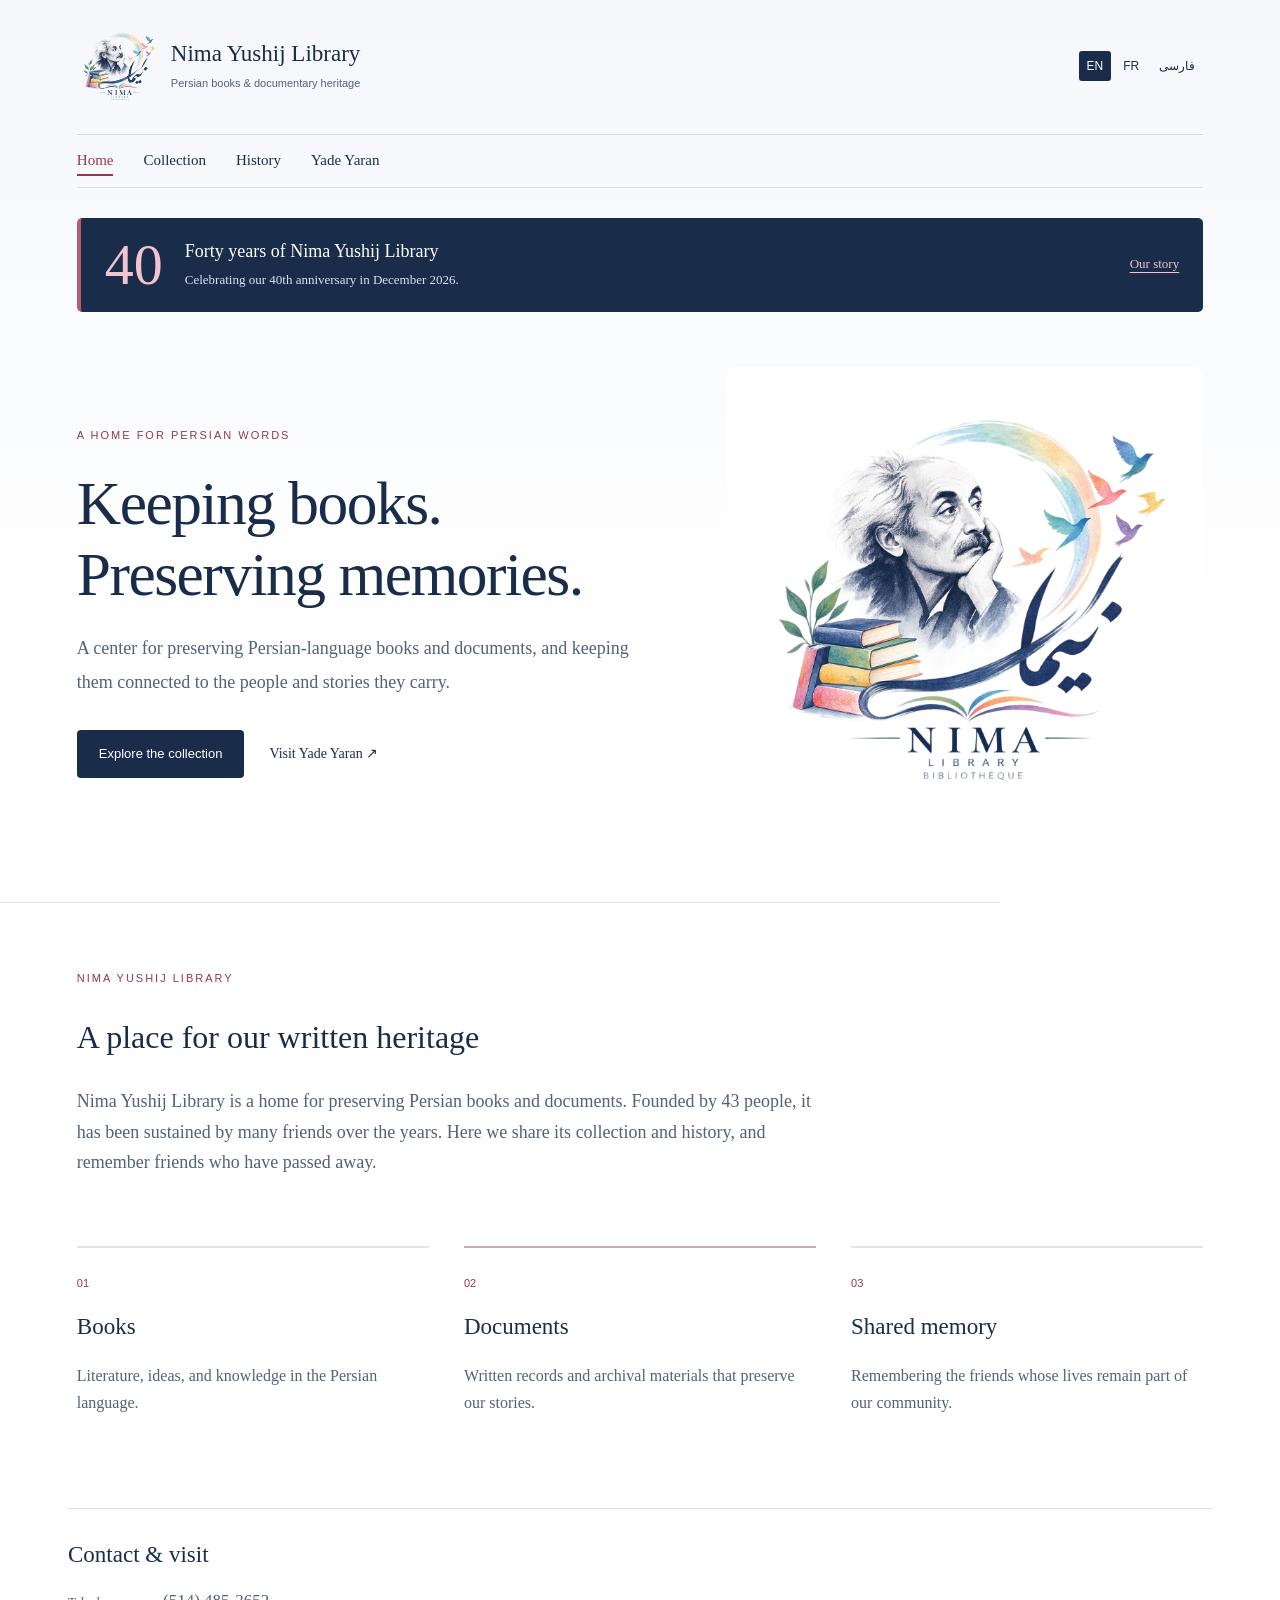
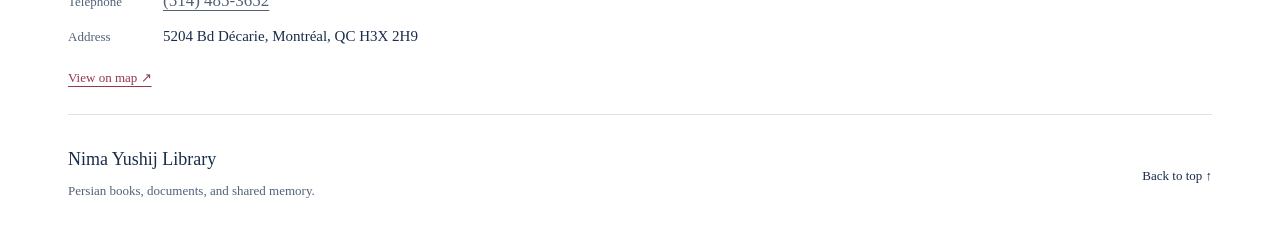
<file: index.html>
<!doctype html><html lang="en"><head><meta charset="utf-8"><meta name="viewport" content="width=device-width,initial-scale=1"><meta http-equiv="refresh" content="0;url=en/index.html"><title>Nima Yushij Library</title></head><body><a href="en/index.html">English</a> · <a href="fr/index.html">Français</a> · <a href="fa/index.html">فارسی</a></body></html>
</file>
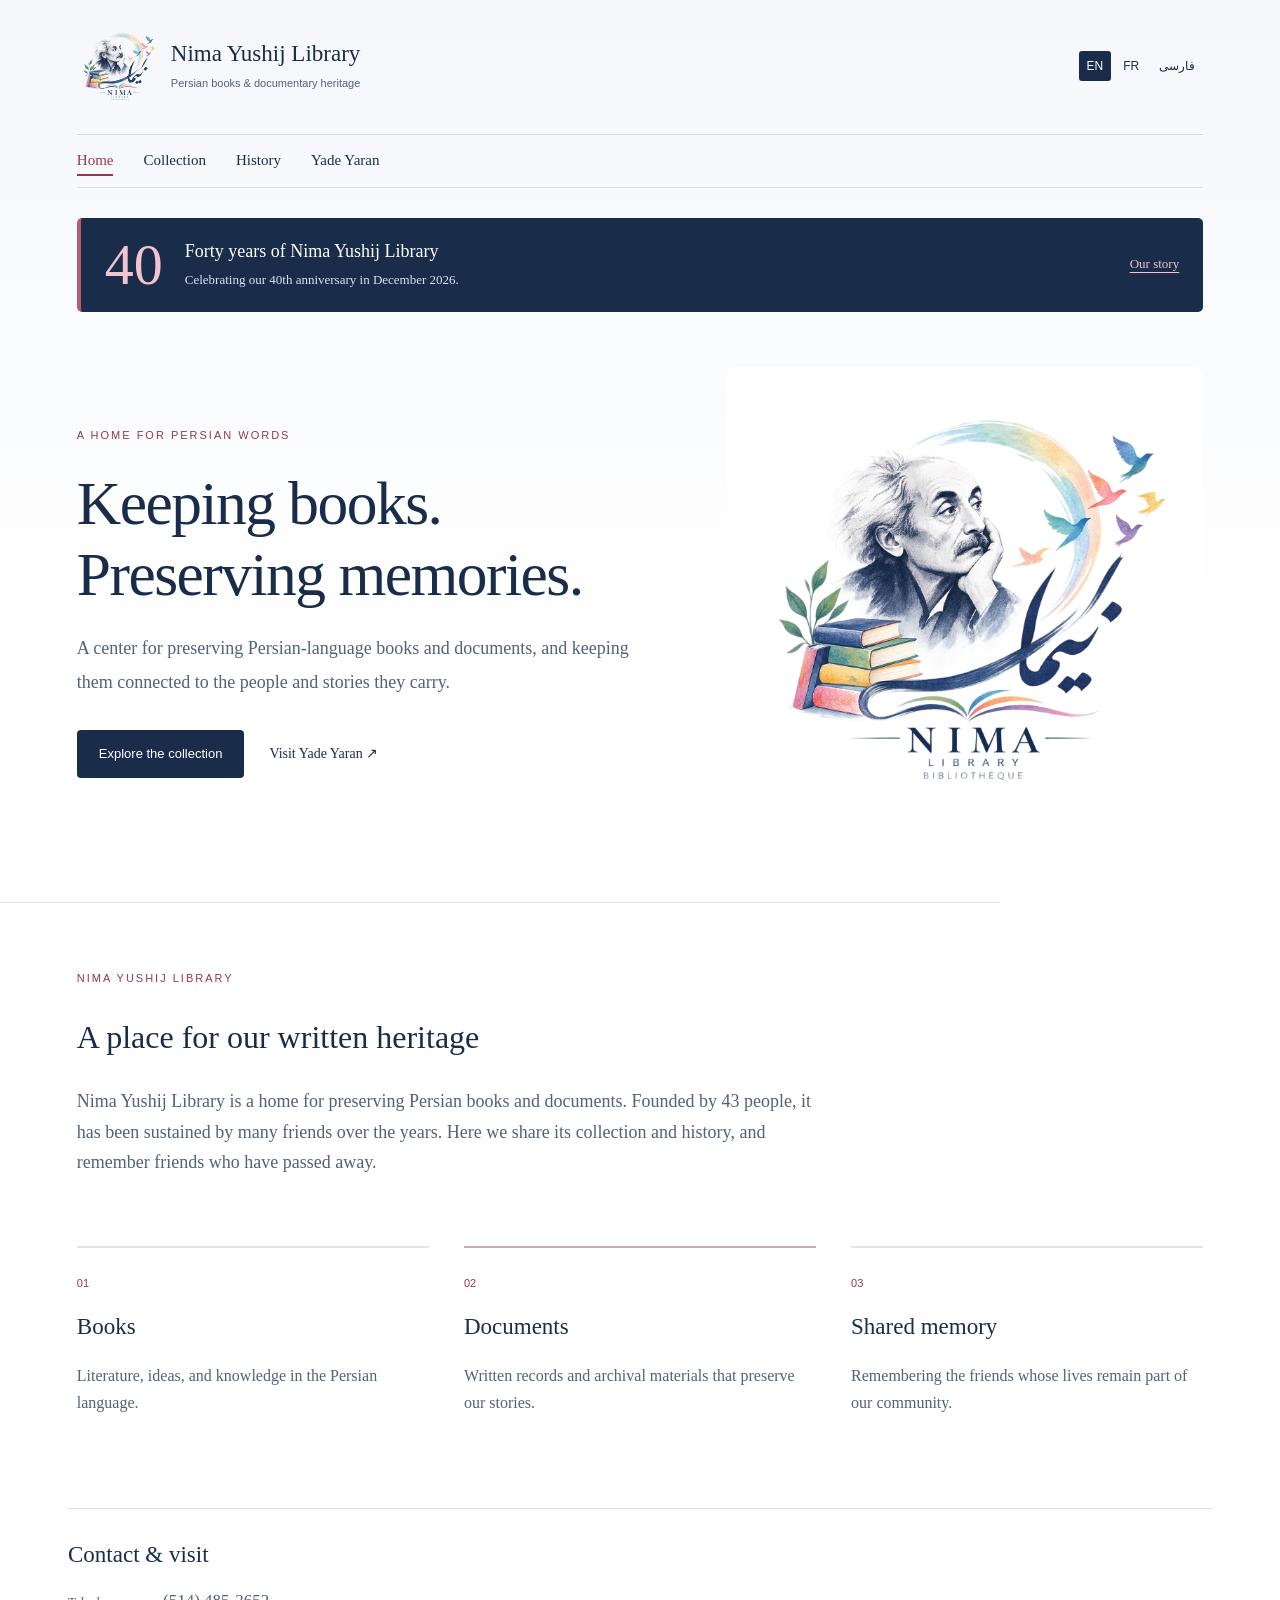
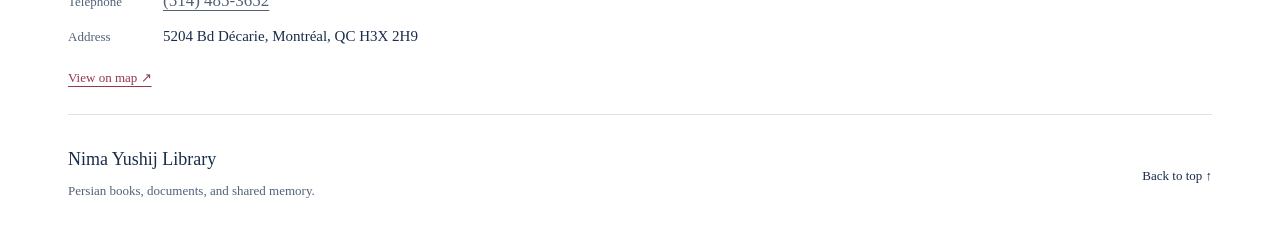
<file: en/index.html>
<!doctype html><html lang="en" dir="ltr"><head><meta charset="utf-8"><meta name="viewport" content="width=device-width, initial-scale=1"><title>Home | Nima Yushij Library</title><meta name="description" content="A center for preserving Persian-language books and documents, and keeping them connected to the people and stories they carry."><link rel="icon" href="../assets/logo.png" type="image/png"><link rel="stylesheet" href="../assets/style.css"><link rel="alternate" hreflang="en" href="../en/index.html"><link rel="alternate" hreflang="fr" href="../fr/index.html"><link rel="alternate" hreflang="fa" href="../fa/index.html"></head><body id="top"><a class="skip" href="#main">Skip to content</a><header><a class="brand" href="index.html"><img class="brand-logo" src="../assets/logo.png" alt="Nima Yushij Library logo" width="1254" height="1254"><span>Nima Yushij Library<small>Persian books & documentary heritage</small></span></a><div class="languages" aria-label="Language / Langue / زبان"><a href="../en/index.html" lang="en" hreflang="en" aria-current="true">EN</a><a href="../fr/index.html" lang="fr" hreflang="fr" >FR</a><a href="../fa/index.html" lang="fa" hreflang="fa" >فارسی</a></div><nav aria-label="Navigation"><a href="index.html" aria-current="page">Home</a><a href="collection.html" >Collection</a><a href="history.html" >History</a><a href="yade-yaran.html" >Yade Yaran</a></nav></header><main id="main"><aside class="anniversary" aria-label="Forty years of Nima Yushij Library"><span class="anniversary-number">40</span><div><strong>Forty years of Nima Yushij Library</strong><p>Celebrating our 40th anniversary in December 2026.</p></div><a href="history.html">Our story</a></aside><section class="hero"><div><p class="eyebrow">A home for Persian words</p><h1>Keeping books.<br>Preserving memories.</h1><p class="lead">A center for preserving Persian-language books and documents, and keeping them connected to the people and stories they carry.</p><div class="actions"><a class="button" href="collection.html">Explore the collection</a><a class="textlink" href="yade-yaran.html">Visit Yade Yaran <span aria-hidden="true">↗</span></a></div></div><div class="logo-feature"><img src="../assets/logo.png" alt="Nima Yushij Library logo" width="1254" height="1254" fetchpriority="high"></div></section><section class="intro"><p class="eyebrow">NIMA YUSHIJ LIBRARY</p><h2>A place for our written heritage</h2><p>Nima Yushij Library is a home for preserving Persian books and documents. Founded by 43 people, it has been sustained by many friends over the years. Here we share its collection and history, and remember friends who have passed away.</p></section><section class="three"><article><span class="number">01</span><h3>Books</h3><p>Literature, ideas, and knowledge in the Persian language.</p></article><article><span class="number">02</span><h3>Documents</h3><p>Written records and archival materials that preserve our stories.</p></article><article><span class="number">03</span><h3>Shared memory</h3><p>Remembering the friends whose lives remain part of our community.</p></article></section></main><footer><section class="contact-details" aria-label="Contact & visit"><h2>Contact & visit</h2><p><span>Telephone</span><a href="tel:+15144853652" dir="ltr">(514) 485-3652</a></p><p><span>Address</span><span class="postal-address" dir="ltr">5204 Bd Décarie, Montréal, QC H3X 2H9</span></p><a class="map-link" href="https://www.google.com/maps/search/?api=1&amp;query=5204%20Bd%20D%C3%A9carie%2C%20Montr%C3%A9al%2C%20QC%20H3X%202H9" target="_blank" rel="noopener noreferrer">View on map ↗</a></section><div><strong>Nima Yushij Library</strong><p>Persian books, documents, and shared memory.</p></div><a href="#top">Back to top ↑</a></footer><script id="site-config" type="application/json">{"empty": "The online catalogue is being prepared.", "emptydesc": "Records will appear here as books and documents are added.", "noresults": "No matching records. Try another search.", "view": "View document", "results": "records", "lang": "en", "page": "index"}</script><script src="../data/catalogue.js"></script><script src="../data/memorials.js"></script><script src="../assets/site.js"></script></body></html>
</file>
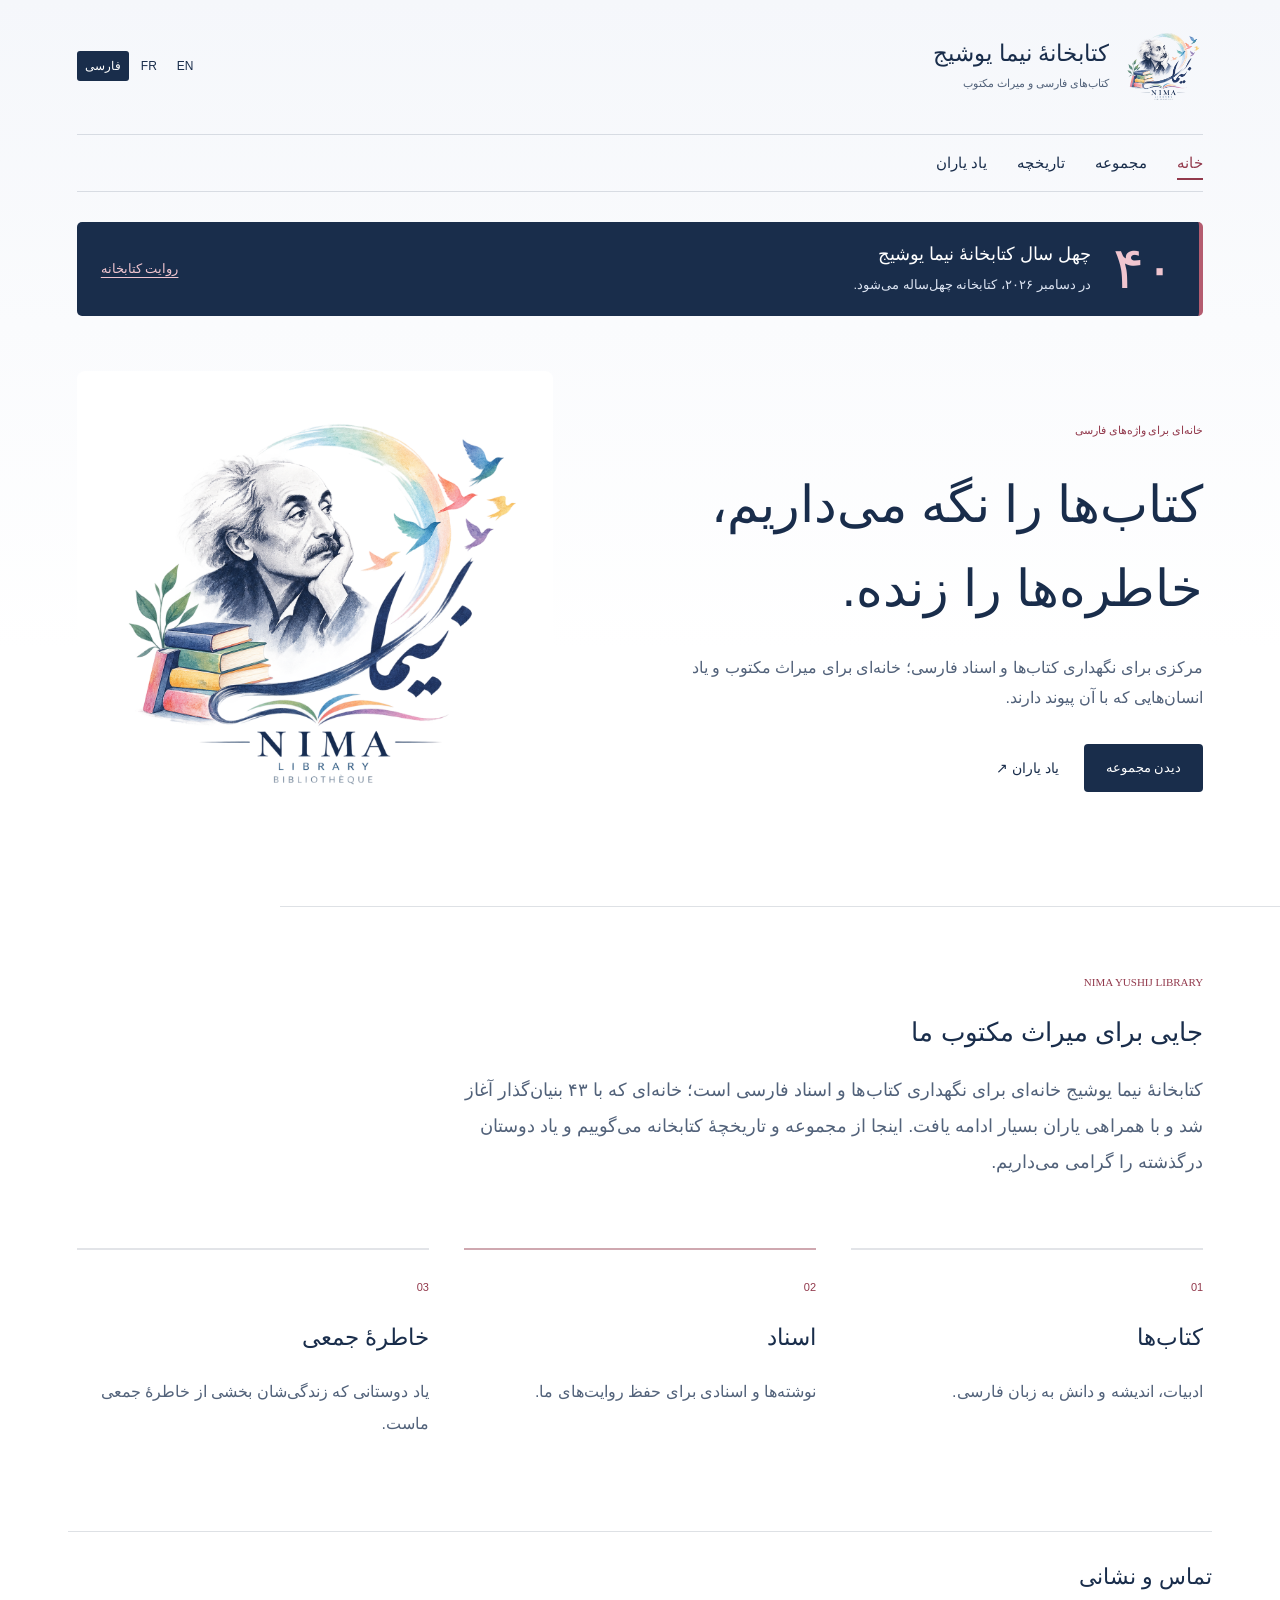
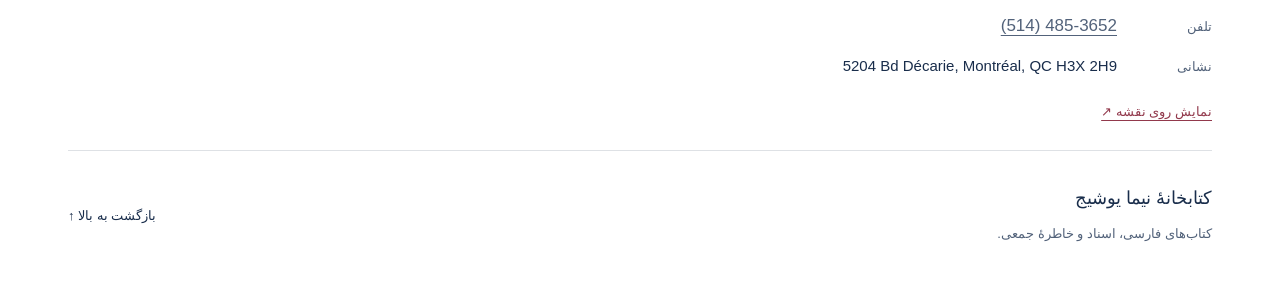
<file: fa/index.html>
<!doctype html><html lang="fa" dir="rtl"><head><meta charset="utf-8"><meta name="viewport" content="width=device-width, initial-scale=1"><title>خانه | کتابخانهٔ نیما یوشیج</title><meta name="description" content="مرکزی برای نگهداری کتاب‌ها و اسناد فارسی؛ خانه‌ای برای میراث مکتوب و یاد انسان‌هایی که با آن پیوند دارند."><link rel="icon" href="../assets/logo.png" type="image/png"><link rel="stylesheet" href="../assets/style.css"><link rel="alternate" hreflang="en" href="../en/index.html"><link rel="alternate" hreflang="fr" href="../fr/index.html"><link rel="alternate" hreflang="fa" href="../fa/index.html"></head><body id="top"><a class="skip" href="#main">رفتن به محتوای اصلی</a><header><a class="brand" href="index.html"><img class="brand-logo" src="../assets/logo.png" alt="نشان کتابخانهٔ نیما یوشیج" width="1254" height="1254"><span>کتابخانهٔ نیما یوشیج<small>کتاب‌های فارسی و میراث مکتوب</small></span></a><div class="languages" aria-label="Language / Langue / زبان"><a href="../en/index.html" lang="en" hreflang="en" >EN</a><a href="../fr/index.html" lang="fr" hreflang="fr" >FR</a><a href="../fa/index.html" lang="fa" hreflang="fa" aria-current="true">فارسی</a></div><nav aria-label="ناوبری اصلی"><a href="index.html" aria-current="page">خانه</a><a href="collection.html" >مجموعه</a><a href="history.html" >تاریخچه</a><a href="yade-yaran.html" >یاد یاران</a></nav></header><main id="main"><aside class="anniversary" aria-label="چهل سال کتابخانهٔ نیما یوشیج"><span class="anniversary-number">۴۰</span><div><strong>چهل سال کتابخانهٔ نیما یوشیج</strong><p>در دسامبر ۲۰۲۶، کتابخانه چهل‌ساله می‌شود.</p></div><a href="history.html">روایت کتابخانه</a></aside><section class="hero"><div><p class="eyebrow">خانه‌ای برای واژه‌های فارسی</p><h1>کتاب‌ها را نگه می‌داریم،<br>خاطره‌ها را زنده.</h1><p class="lead">مرکزی برای نگهداری کتاب‌ها و اسناد فارسی؛ خانه‌ای برای میراث مکتوب و یاد انسان‌هایی که با آن پیوند دارند.</p><div class="actions"><a class="button" href="collection.html">دیدن مجموعه</a><a class="textlink" href="yade-yaran.html">یاد یاران <span aria-hidden="true">↗</span></a></div></div><div class="logo-feature"><img src="../assets/logo.png" alt="نشان کتابخانهٔ نیما یوشیج" width="1254" height="1254" fetchpriority="high"></div></section><section class="intro"><p class="eyebrow">NIMA YUSHIJ LIBRARY</p><h2>جایی برای میراث مکتوب ما</h2><p>کتابخانهٔ نیما یوشیج خانه‌ای برای نگهداری کتاب‌ها و اسناد فارسی است؛ خانه‌ای که با ۴۳ بنیان‌گذار آغاز شد و با همراهی یاران بسیار ادامه یافت. اینجا از مجموعه و تاریخچهٔ کتابخانه می‌گوییم و یاد دوستان درگذشته را گرامی می‌داریم.</p></section><section class="three"><article><span class="number">01</span><h3>کتاب‌ها</h3><p>ادبیات، اندیشه و دانش به زبان فارسی.</p></article><article><span class="number">02</span><h3>اسناد</h3><p>نوشته‌ها و اسنادی برای حفظ روایت‌های ما.</p></article><article><span class="number">03</span><h3>خاطرهٔ جمعی</h3><p>یاد دوستانی که زندگی‌شان بخشی از خاطرهٔ جمعی ماست.</p></article></section></main><footer><section class="contact-details" aria-label="تماس و نشانی"><h2>تماس و نشانی</h2><p><span>تلفن</span><a href="tel:+15144853652" dir="ltr">(514) 485-3652</a></p><p><span>نشانی</span><span class="postal-address" dir="ltr">5204 Bd Décarie, Montréal, QC H3X 2H9</span></p><a class="map-link" href="https://www.google.com/maps/search/?api=1&amp;query=5204%20Bd%20D%C3%A9carie%2C%20Montr%C3%A9al%2C%20QC%20H3X%202H9" target="_blank" rel="noopener noreferrer">نمایش روی نقشه ↗</a></section><div><strong>کتابخانهٔ نیما یوشیج</strong><p>کتاب‌های فارسی، اسناد و خاطرهٔ جمعی.</p></div><a href="#top">بازگشت به بالا ↑</a></footer><script id="site-config" type="application/json">{"empty": "فهرست آنلاین در حال آماده‌سازی است.", "emptydesc": "با ثبت کتاب‌ها و اسناد، اطلاعات آن‌ها در این بخش نمایش داده می‌شود.", "noresults": "نتیجه‌ای پیدا نشد. عبارت دیگری را جست‌وجو کنید.", "view": "مشاهدهٔ سند", "results": "منبع", "lang": "fa", "page": "index"}</script><script src="../data/catalogue.js"></script><script src="../data/memorials.js"></script><script src="../assets/site.js"></script></body></html>
</file>
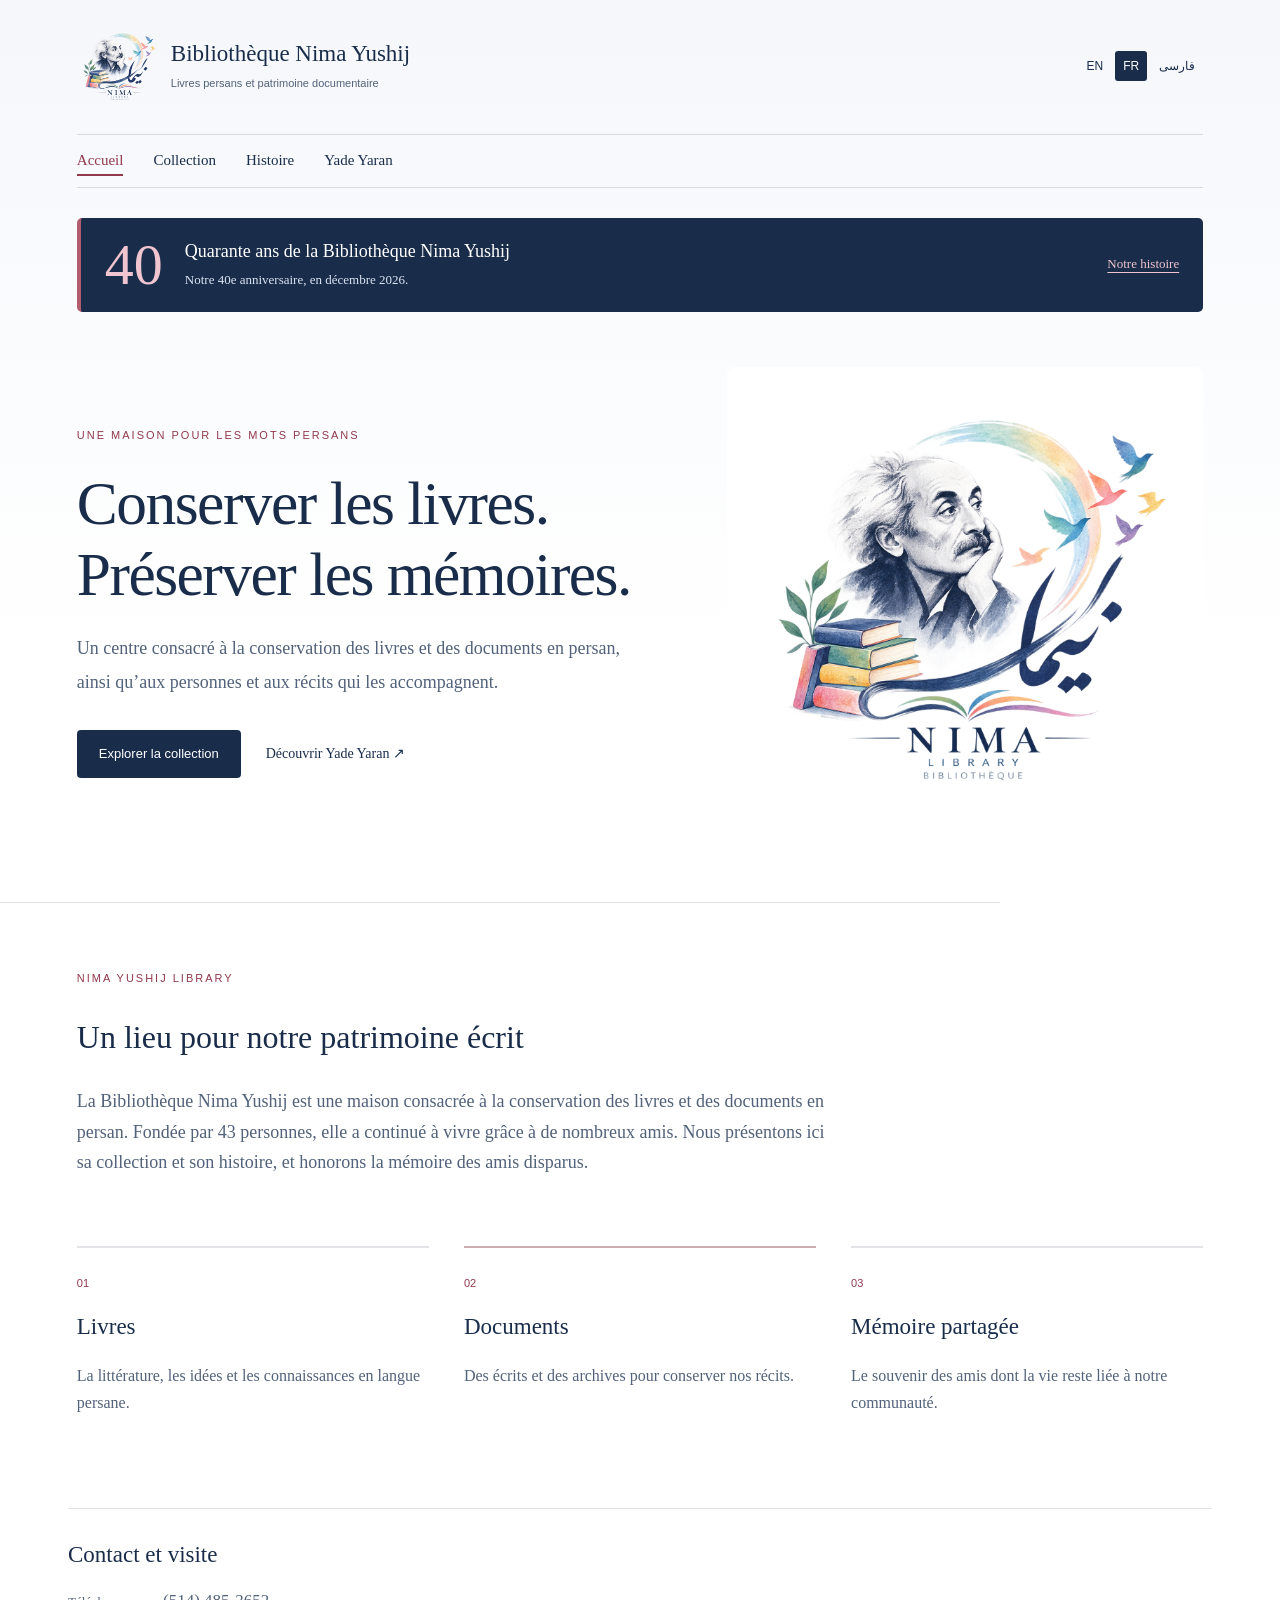
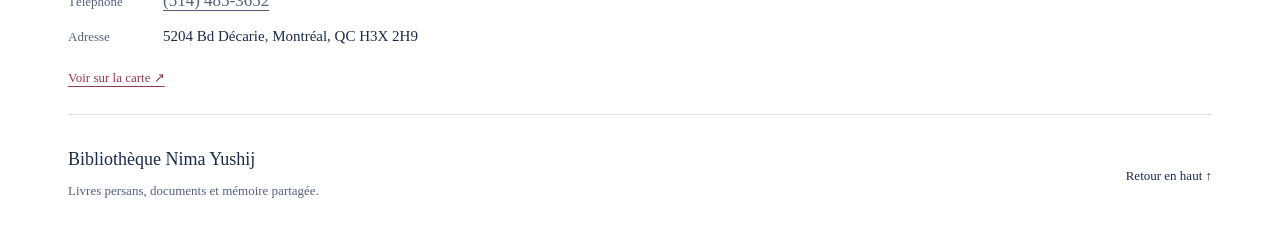
<file: fr/index.html>
<!doctype html><html lang="fr" dir="ltr"><head><meta charset="utf-8"><meta name="viewport" content="width=device-width, initial-scale=1"><title>Accueil | Bibliothèque Nima Yushij</title><meta name="description" content="Un centre consacré à la conservation des livres et des documents en persan, ainsi qu’aux personnes et aux récits qui les accompagnent."><link rel="icon" href="../assets/logo.png" type="image/png"><link rel="stylesheet" href="../assets/style.css"><link rel="alternate" hreflang="en" href="../en/index.html"><link rel="alternate" hreflang="fr" href="../fr/index.html"><link rel="alternate" hreflang="fa" href="../fa/index.html"></head><body id="top"><a class="skip" href="#main">Aller au contenu</a><header><a class="brand" href="index.html"><img class="brand-logo" src="../assets/logo.png" alt="Logo de la Bibliothèque Nima Yushij" width="1254" height="1254"><span>Bibliothèque Nima Yushij<small>Livres persans et patrimoine documentaire</small></span></a><div class="languages" aria-label="Language / Langue / زبان"><a href="../en/index.html" lang="en" hreflang="en" >EN</a><a href="../fr/index.html" lang="fr" hreflang="fr" aria-current="true">FR</a><a href="../fa/index.html" lang="fa" hreflang="fa" >فارسی</a></div><nav aria-label="Navigation"><a href="index.html" aria-current="page">Accueil</a><a href="collection.html" >Collection</a><a href="history.html" >Histoire</a><a href="yade-yaran.html" >Yade Yaran</a></nav></header><main id="main"><aside class="anniversary" aria-label="Quarante ans de la Bibliothèque Nima Yushij"><span class="anniversary-number">40</span><div><strong>Quarante ans de la Bibliothèque Nima Yushij</strong><p>Notre 40e anniversaire, en décembre 2026.</p></div><a href="history.html">Notre histoire</a></aside><section class="hero"><div><p class="eyebrow">Une maison pour les mots persans</p><h1>Conserver les livres.<br>Préserver les mémoires.</h1><p class="lead">Un centre consacré à la conservation des livres et des documents en persan, ainsi qu’aux personnes et aux récits qui les accompagnent.</p><div class="actions"><a class="button" href="collection.html">Explorer la collection</a><a class="textlink" href="yade-yaran.html">Découvrir Yade Yaran <span aria-hidden="true">↗</span></a></div></div><div class="logo-feature"><img src="../assets/logo.png" alt="Logo de la Bibliothèque Nima Yushij" width="1254" height="1254" fetchpriority="high"></div></section><section class="intro"><p class="eyebrow">NIMA YUSHIJ LIBRARY</p><h2>Un lieu pour notre patrimoine écrit</h2><p>La Bibliothèque Nima Yushij est une maison consacrée à la conservation des livres et des documents en persan. Fondée par 43 personnes, elle a continué à vivre grâce à de nombreux amis. Nous présentons ici sa collection et son histoire, et honorons la mémoire des amis disparus.</p></section><section class="three"><article><span class="number">01</span><h3>Livres</h3><p>La littérature, les idées et les connaissances en langue persane.</p></article><article><span class="number">02</span><h3>Documents</h3><p>Des écrits et des archives pour conserver nos récits.</p></article><article><span class="number">03</span><h3>Mémoire partagée</h3><p>Le souvenir des amis dont la vie reste liée à notre communauté.</p></article></section></main><footer><section class="contact-details" aria-label="Contact et visite"><h2>Contact et visite</h2><p><span>Téléphone</span><a href="tel:+15144853652" dir="ltr">(514) 485-3652</a></p><p><span>Adresse</span><span class="postal-address" dir="ltr">5204 Bd Décarie, Montréal, QC H3X 2H9</span></p><a class="map-link" href="https://www.google.com/maps/search/?api=1&amp;query=5204%20Bd%20D%C3%A9carie%2C%20Montr%C3%A9al%2C%20QC%20H3X%202H9" target="_blank" rel="noopener noreferrer">Voir sur la carte ↗</a></section><div><strong>Bibliothèque Nima Yushij</strong><p>Livres persans, documents et mémoire partagée.</p></div><a href="#top">Retour en haut ↑</a></footer><script id="site-config" type="application/json">{"empty": "Le catalogue en ligne est en préparation.", "emptydesc": "Les notices apparaîtront ici au fur et à mesure de leur ajout.", "noresults": "Aucun résultat. Essayez une autre recherche.", "view": "Consulter le document", "results": "notices", "lang": "fr", "page": "index"}</script><script src="../data/catalogue.js"></script><script src="../data/memorials.js"></script><script src="../assets/site.js"></script></body></html>
</file>
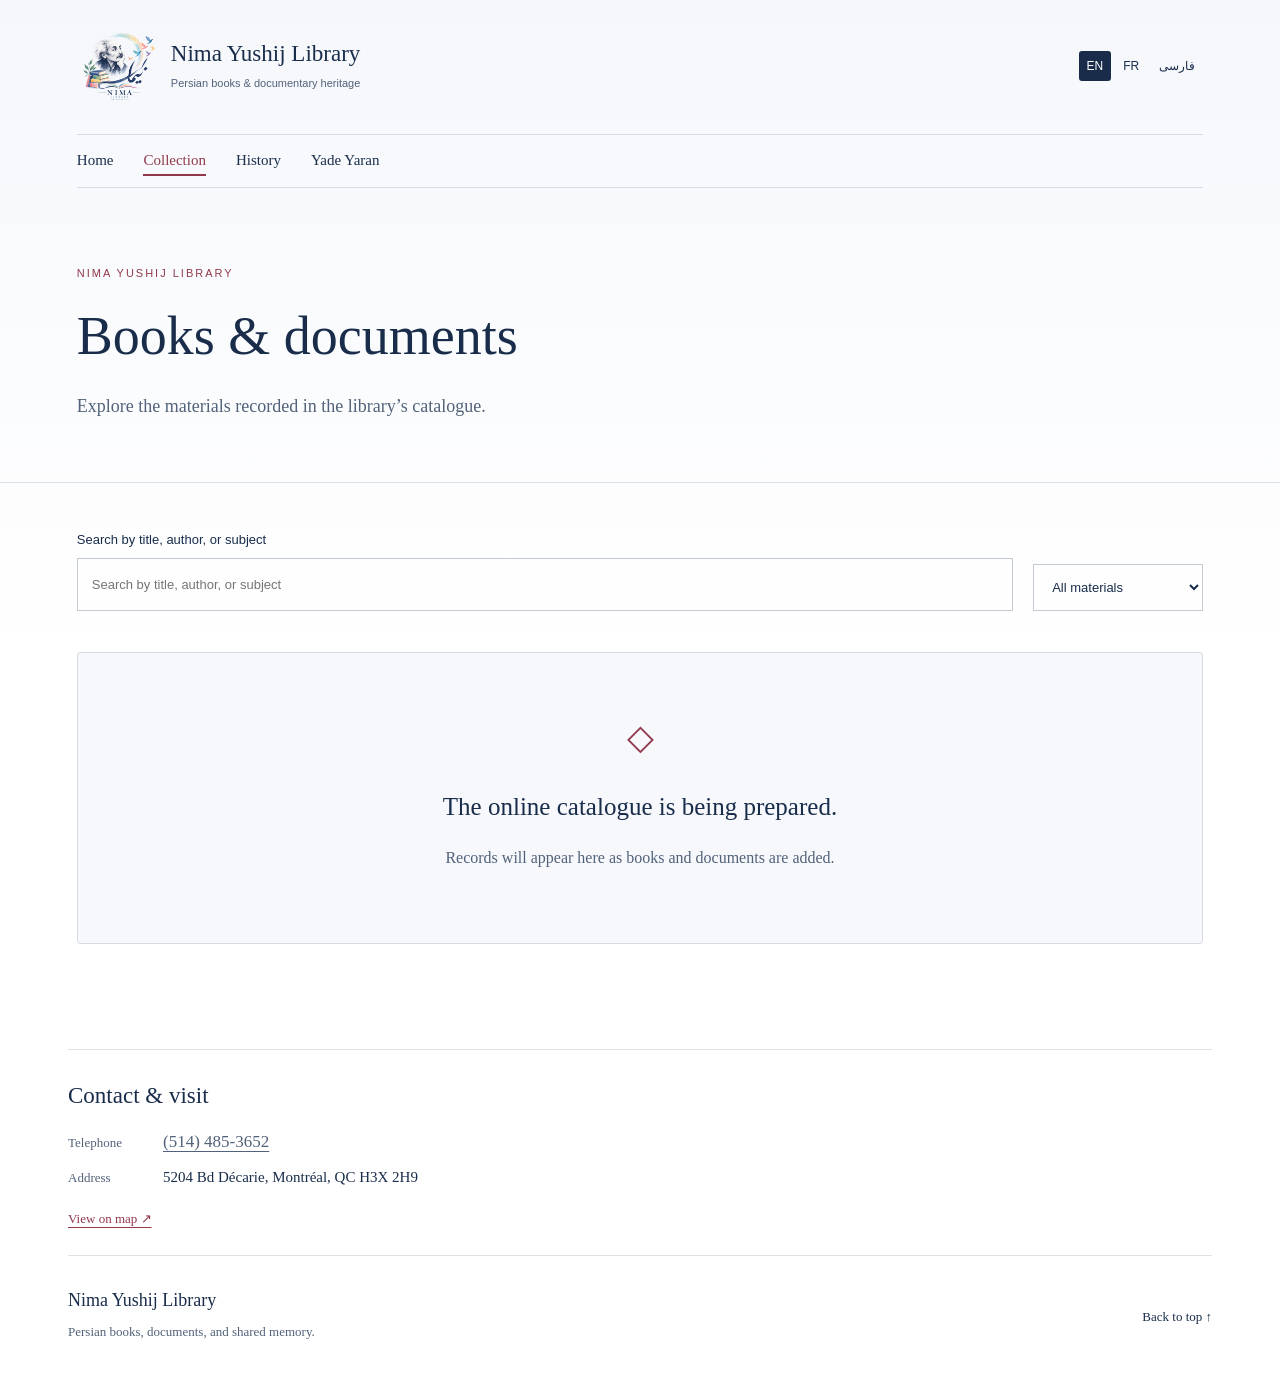
<file: en/collection.html>
<!doctype html><html lang="en" dir="ltr"><head><meta charset="utf-8"><meta name="viewport" content="width=device-width, initial-scale=1"><title>Collection | Nima Yushij Library</title><meta name="description" content="A center for preserving Persian-language books and documents, and keeping them connected to the people and stories they carry."><link rel="icon" href="../assets/logo.png" type="image/png"><link rel="stylesheet" href="../assets/style.css"><link rel="alternate" hreflang="en" href="../en/collection.html"><link rel="alternate" hreflang="fr" href="../fr/collection.html"><link rel="alternate" hreflang="fa" href="../fa/collection.html"></head><body id="top"><a class="skip" href="#main">Skip to content</a><header><a class="brand" href="index.html"><img class="brand-logo" src="../assets/logo.png" alt="Nima Yushij Library logo" width="1254" height="1254"><span>Nima Yushij Library<small>Persian books & documentary heritage</small></span></a><div class="languages" aria-label="Language / Langue / زبان"><a href="../en/collection.html" lang="en" hreflang="en" aria-current="true">EN</a><a href="../fr/collection.html" lang="fr" hreflang="fr" >FR</a><a href="../fa/collection.html" lang="fa" hreflang="fa" >فارسی</a></div><nav aria-label="Navigation"><a href="index.html" >Home</a><a href="collection.html" aria-current="page">Collection</a><a href="history.html" >History</a><a href="yade-yaran.html" >Yade Yaran</a></nav></header><main id="main"><section class="pagehead"><p class="eyebrow">Nima Yushij Library</p><h1>Books & documents</h1><p class="lead">Explore the materials recorded in the library’s catalogue.</p></section><section class="content"><div class="filters"><label>Search by title, author, or subject<input id="search" type="search" placeholder="Search by title, author, or subject"></label><label><span class="sr">All materials</span><select id="type"><option value="all">All materials</option><option value="book">Books</option><option value="document">Documents</option></select></label></div><p id="count" class="subtle" aria-live="polite"></p><div id="records" class="records"></div><div class="empty" id="empty"><span aria-hidden="true">◇</span><h2>The online catalogue is being prepared.</h2><p>Records will appear here as books and documents are added.</p></div><noscript><p>The online catalogue is being prepared. JavaScript is required to display catalogue records.</p></noscript></section></main><footer><section class="contact-details" aria-label="Contact & visit"><h2>Contact & visit</h2><p><span>Telephone</span><a href="tel:+15144853652" dir="ltr">(514) 485-3652</a></p><p><span>Address</span><span class="postal-address" dir="ltr">5204 Bd Décarie, Montréal, QC H3X 2H9</span></p><a class="map-link" href="https://www.google.com/maps/search/?api=1&amp;query=5204%20Bd%20D%C3%A9carie%2C%20Montr%C3%A9al%2C%20QC%20H3X%202H9" target="_blank" rel="noopener noreferrer">View on map ↗</a></section><div><strong>Nima Yushij Library</strong><p>Persian books, documents, and shared memory.</p></div><a href="#top">Back to top ↑</a></footer><script id="site-config" type="application/json">{"empty": "The online catalogue is being prepared.", "emptydesc": "Records will appear here as books and documents are added.", "noresults": "No matching records. Try another search.", "view": "View document", "results": "records", "lang": "en", "page": "collection"}</script><script src="../data/catalogue.js"></script><script src="../data/memorials.js"></script><script src="../assets/site.js"></script></body></html>
</file>
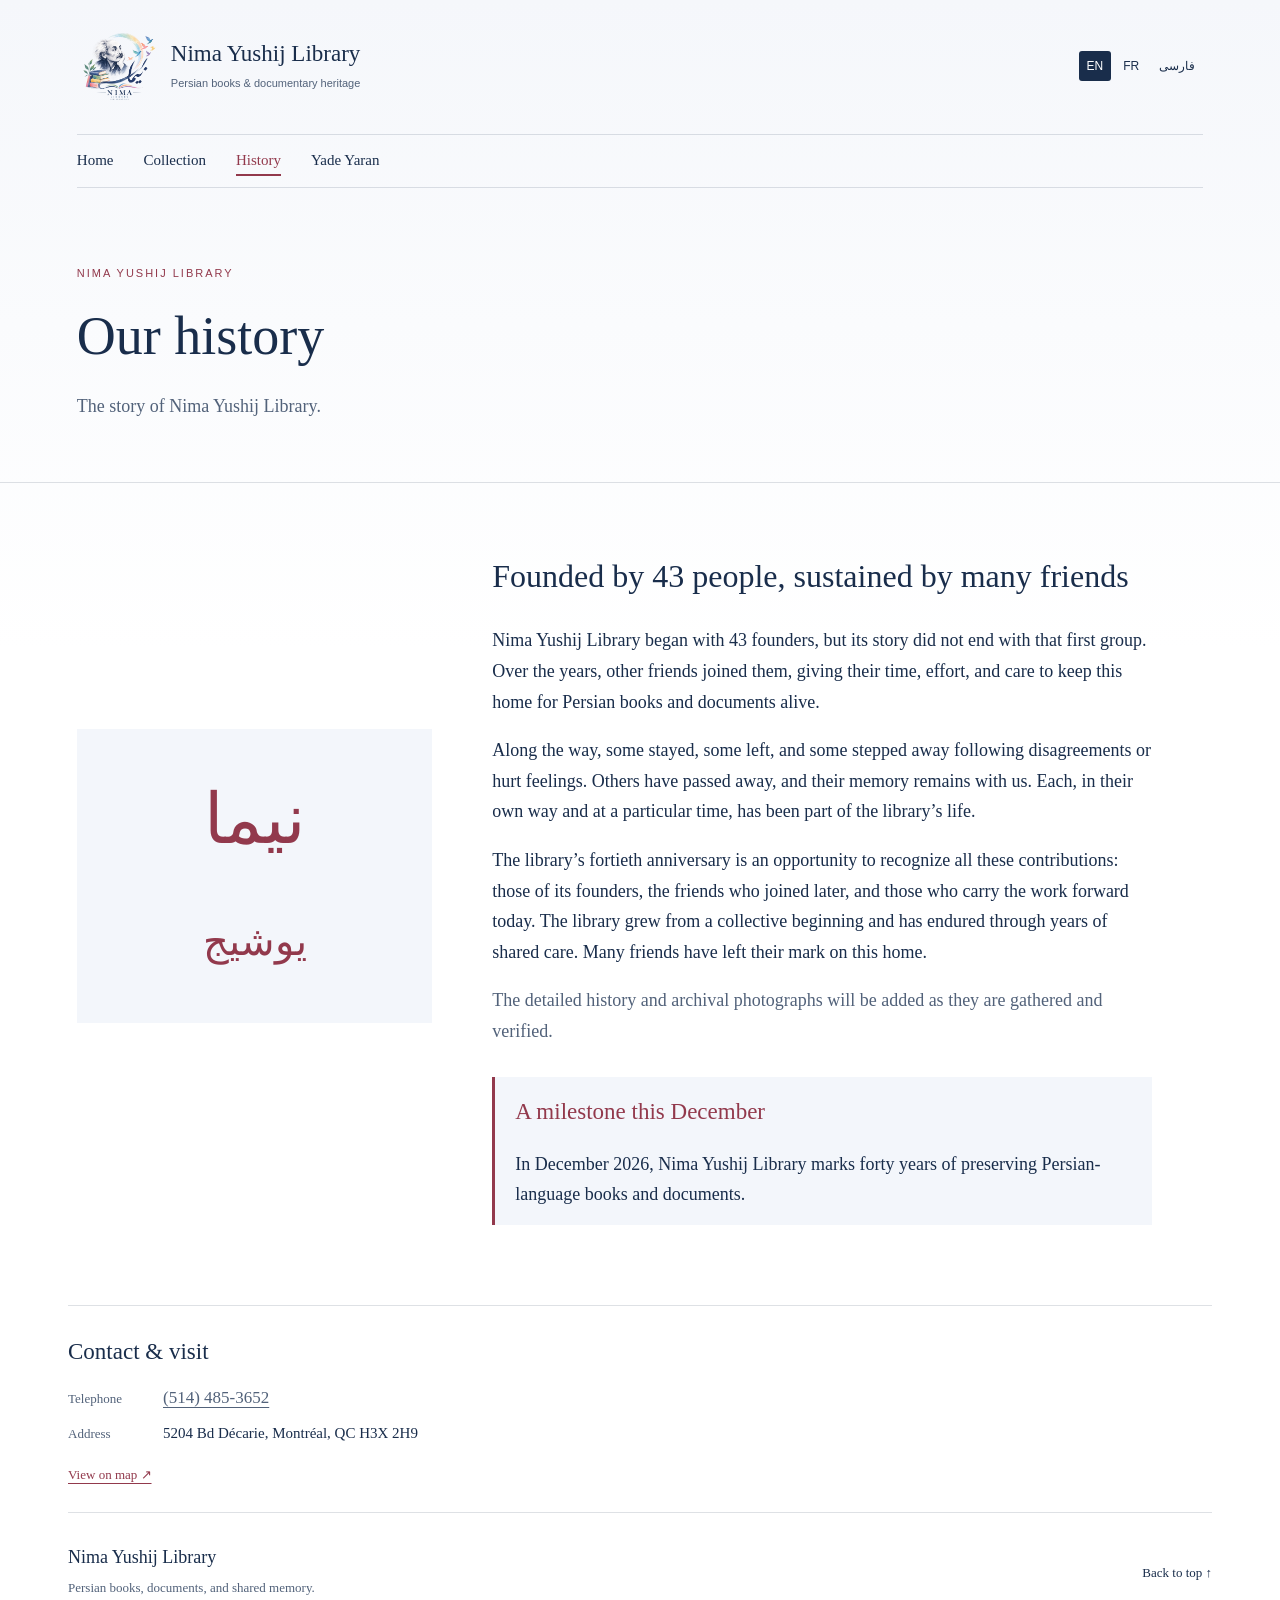
<file: en/history.html>
<!doctype html><html lang="en" dir="ltr"><head><meta charset="utf-8"><meta name="viewport" content="width=device-width, initial-scale=1"><title>History | Nima Yushij Library</title><meta name="description" content="A center for preserving Persian-language books and documents, and keeping them connected to the people and stories they carry."><link rel="icon" href="../assets/logo.png" type="image/png"><link rel="stylesheet" href="../assets/style.css"><link rel="alternate" hreflang="en" href="../en/history.html"><link rel="alternate" hreflang="fr" href="../fr/history.html"><link rel="alternate" hreflang="fa" href="../fa/history.html"></head><body id="top"><a class="skip" href="#main">Skip to content</a><header><a class="brand" href="index.html"><img class="brand-logo" src="../assets/logo.png" alt="Nima Yushij Library logo" width="1254" height="1254"><span>Nima Yushij Library<small>Persian books & documentary heritage</small></span></a><div class="languages" aria-label="Language / Langue / زبان"><a href="../en/history.html" lang="en" hreflang="en" aria-current="true">EN</a><a href="../fr/history.html" lang="fr" hreflang="fr" >FR</a><a href="../fa/history.html" lang="fa" hreflang="fa" >فارسی</a></div><nav aria-label="Navigation"><a href="index.html" >Home</a><a href="collection.html" >Collection</a><a href="history.html" aria-current="page">History</a><a href="yade-yaran.html" >Yade Yaran</a></nav></header><main id="main"><section class="pagehead"><p class="eyebrow">Nima Yushij Library</p><h1>Our history</h1><p class="lead">The story of Nima Yushij Library.</p></section><section class="history content"><div class="historymark" aria-hidden="true">نیما<br><span>یوشیج</span></div><article><h2>Founded by 43 people, sustained by many friends</h2><p>Nima Yushij Library began with 43 founders, but its story did not end with that first group. Over the years, other friends joined them, giving their time, effort, and care to keep this home for Persian books and documents alive.</p><p>Along the way, some stayed, some left, and some stepped away following disagreements or hurt feelings. Others have passed away, and their memory remains with us. Each, in their own way and at a particular time, has been part of the library’s life.</p><p>The library’s fortieth anniversary is an opportunity to recognize all these contributions: those of its founders, the friends who joined later, and those who carry the work forward today. The library grew from a collective beginning and has endured through years of shared care. Many friends have left their mark on this home.</p><p class="subtle">The detailed history and archival photographs will be added as they are gathered and verified.</p><div class="anniversary-note"><h3>A milestone this December</h3><p>In December 2026, Nima Yushij Library marks forty years of preserving Persian-language books and documents.</p></div></article></section></main><footer><section class="contact-details" aria-label="Contact & visit"><h2>Contact & visit</h2><p><span>Telephone</span><a href="tel:+15144853652" dir="ltr">(514) 485-3652</a></p><p><span>Address</span><span class="postal-address" dir="ltr">5204 Bd Décarie, Montréal, QC H3X 2H9</span></p><a class="map-link" href="https://www.google.com/maps/search/?api=1&amp;query=5204%20Bd%20D%C3%A9carie%2C%20Montr%C3%A9al%2C%20QC%20H3X%202H9" target="_blank" rel="noopener noreferrer">View on map ↗</a></section><div><strong>Nima Yushij Library</strong><p>Persian books, documents, and shared memory.</p></div><a href="#top">Back to top ↑</a></footer><script id="site-config" type="application/json">{"empty": "The online catalogue is being prepared.", "emptydesc": "Records will appear here as books and documents are added.", "noresults": "No matching records. Try another search.", "view": "View document", "results": "records", "lang": "en", "page": "history"}</script><script src="../data/catalogue.js"></script><script src="../data/memorials.js"></script><script src="../assets/site.js"></script></body></html>
</file>
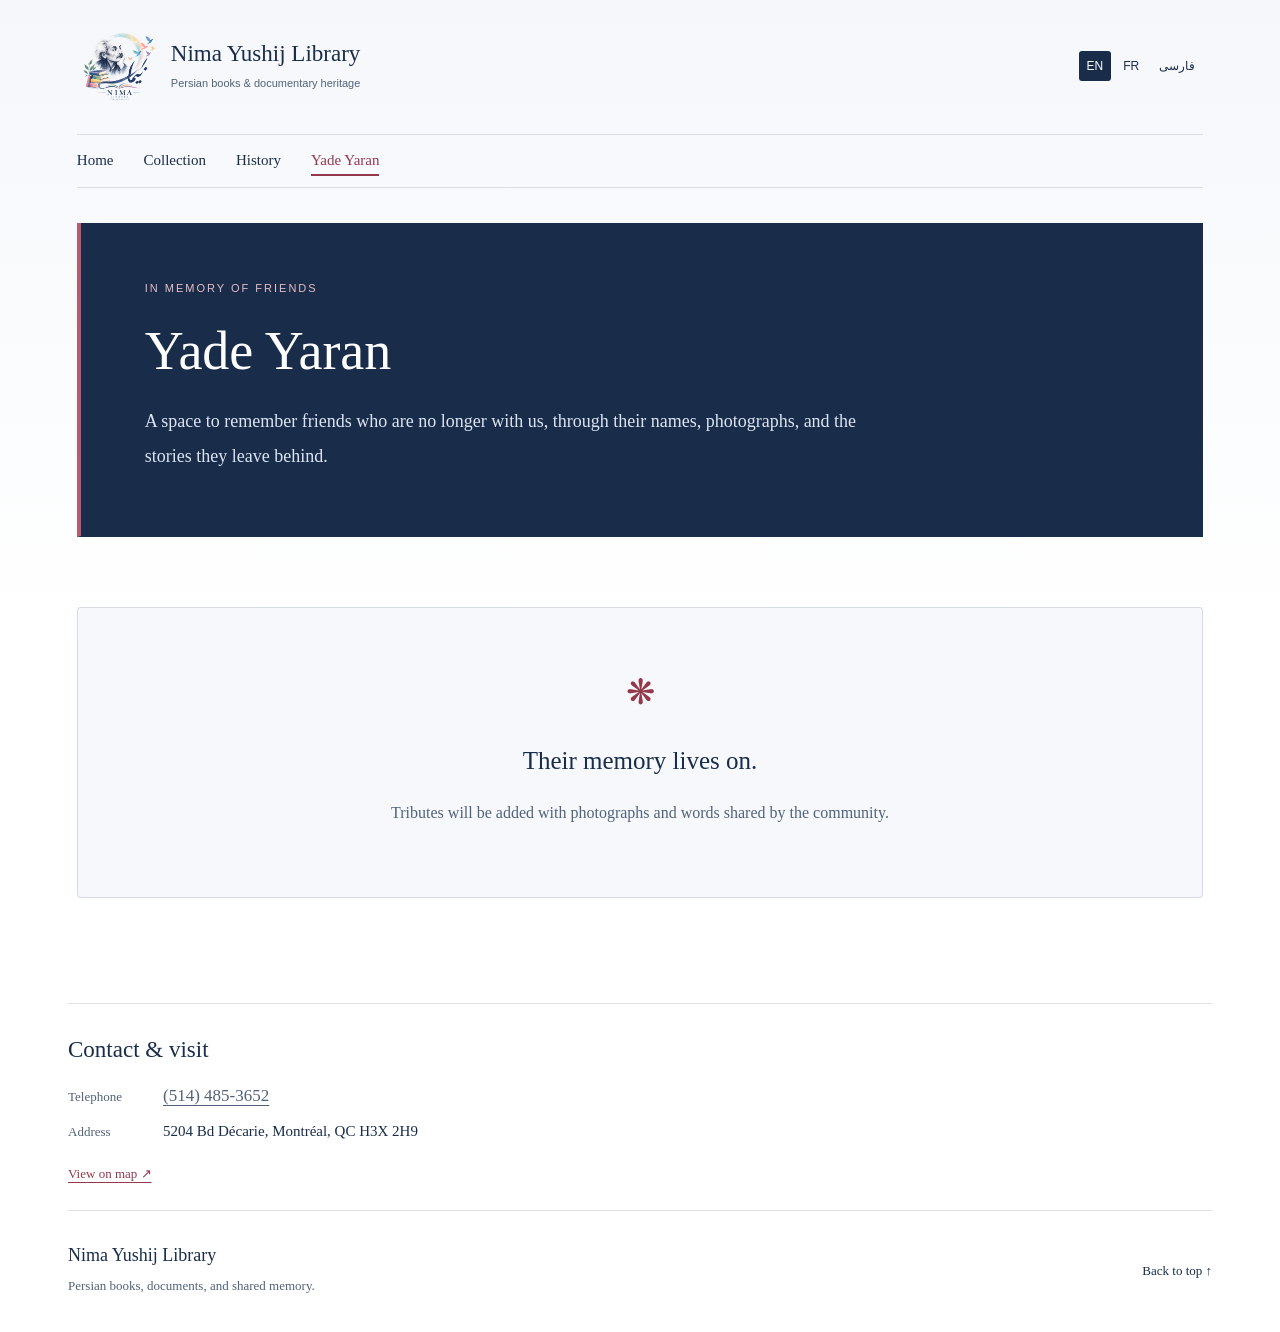
<file: en/yade-yaran.html>
<!doctype html><html lang="en" dir="ltr"><head><meta charset="utf-8"><meta name="viewport" content="width=device-width, initial-scale=1"><title>Yade Yaran | Nima Yushij Library</title><meta name="description" content="A center for preserving Persian-language books and documents, and keeping them connected to the people and stories they carry."><link rel="icon" href="../assets/logo.png" type="image/png"><link rel="stylesheet" href="../assets/style.css"><link rel="alternate" hreflang="en" href="../en/yade-yaran.html"><link rel="alternate" hreflang="fr" href="../fr/yade-yaran.html"><link rel="alternate" hreflang="fa" href="../fa/yade-yaran.html"></head><body id="top"><a class="skip" href="#main">Skip to content</a><header><a class="brand" href="index.html"><img class="brand-logo" src="../assets/logo.png" alt="Nima Yushij Library logo" width="1254" height="1254"><span>Nima Yushij Library<small>Persian books & documentary heritage</small></span></a><div class="languages" aria-label="Language / Langue / زبان"><a href="../en/yade-yaran.html" lang="en" hreflang="en" aria-current="true">EN</a><a href="../fr/yade-yaran.html" lang="fr" hreflang="fr" >FR</a><a href="../fa/yade-yaran.html" lang="fa" hreflang="fa" >فارسی</a></div><nav aria-label="Navigation"><a href="index.html" >Home</a><a href="collection.html" >Collection</a><a href="history.html" >History</a><a href="yade-yaran.html" aria-current="page">Yade Yaran</a></nav></header><main id="main"><section class="pagehead memorialhead"><p class="eyebrow">In memory of friends</p><h1>Yade Yaran</h1><p class="lead">A space to remember friends who are no longer with us, through their names, photographs, and the stories they leave behind.</p></section><section class="content"><div class="records" id="tributes"></div><div class="empty" id="memempty"><span class="flower" aria-hidden="true">❋</span><h2>Their memory lives on.</h2><p>Tributes will be added with photographs and words shared by the community.</p></div></section></main><footer><section class="contact-details" aria-label="Contact & visit"><h2>Contact & visit</h2><p><span>Telephone</span><a href="tel:+15144853652" dir="ltr">(514) 485-3652</a></p><p><span>Address</span><span class="postal-address" dir="ltr">5204 Bd Décarie, Montréal, QC H3X 2H9</span></p><a class="map-link" href="https://www.google.com/maps/search/?api=1&amp;query=5204%20Bd%20D%C3%A9carie%2C%20Montr%C3%A9al%2C%20QC%20H3X%202H9" target="_blank" rel="noopener noreferrer">View on map ↗</a></section><div><strong>Nima Yushij Library</strong><p>Persian books, documents, and shared memory.</p></div><a href="#top">Back to top ↑</a></footer><script id="site-config" type="application/json">{"empty": "The online catalogue is being prepared.", "emptydesc": "Records will appear here as books and documents are added.", "noresults": "No matching records. Try another search.", "view": "View document", "results": "records", "lang": "en", "page": "yade-yaran"}</script><script src="../data/catalogue.js"></script><script src="../data/memorials.js"></script><script src="../assets/site.js"></script></body></html>
</file>
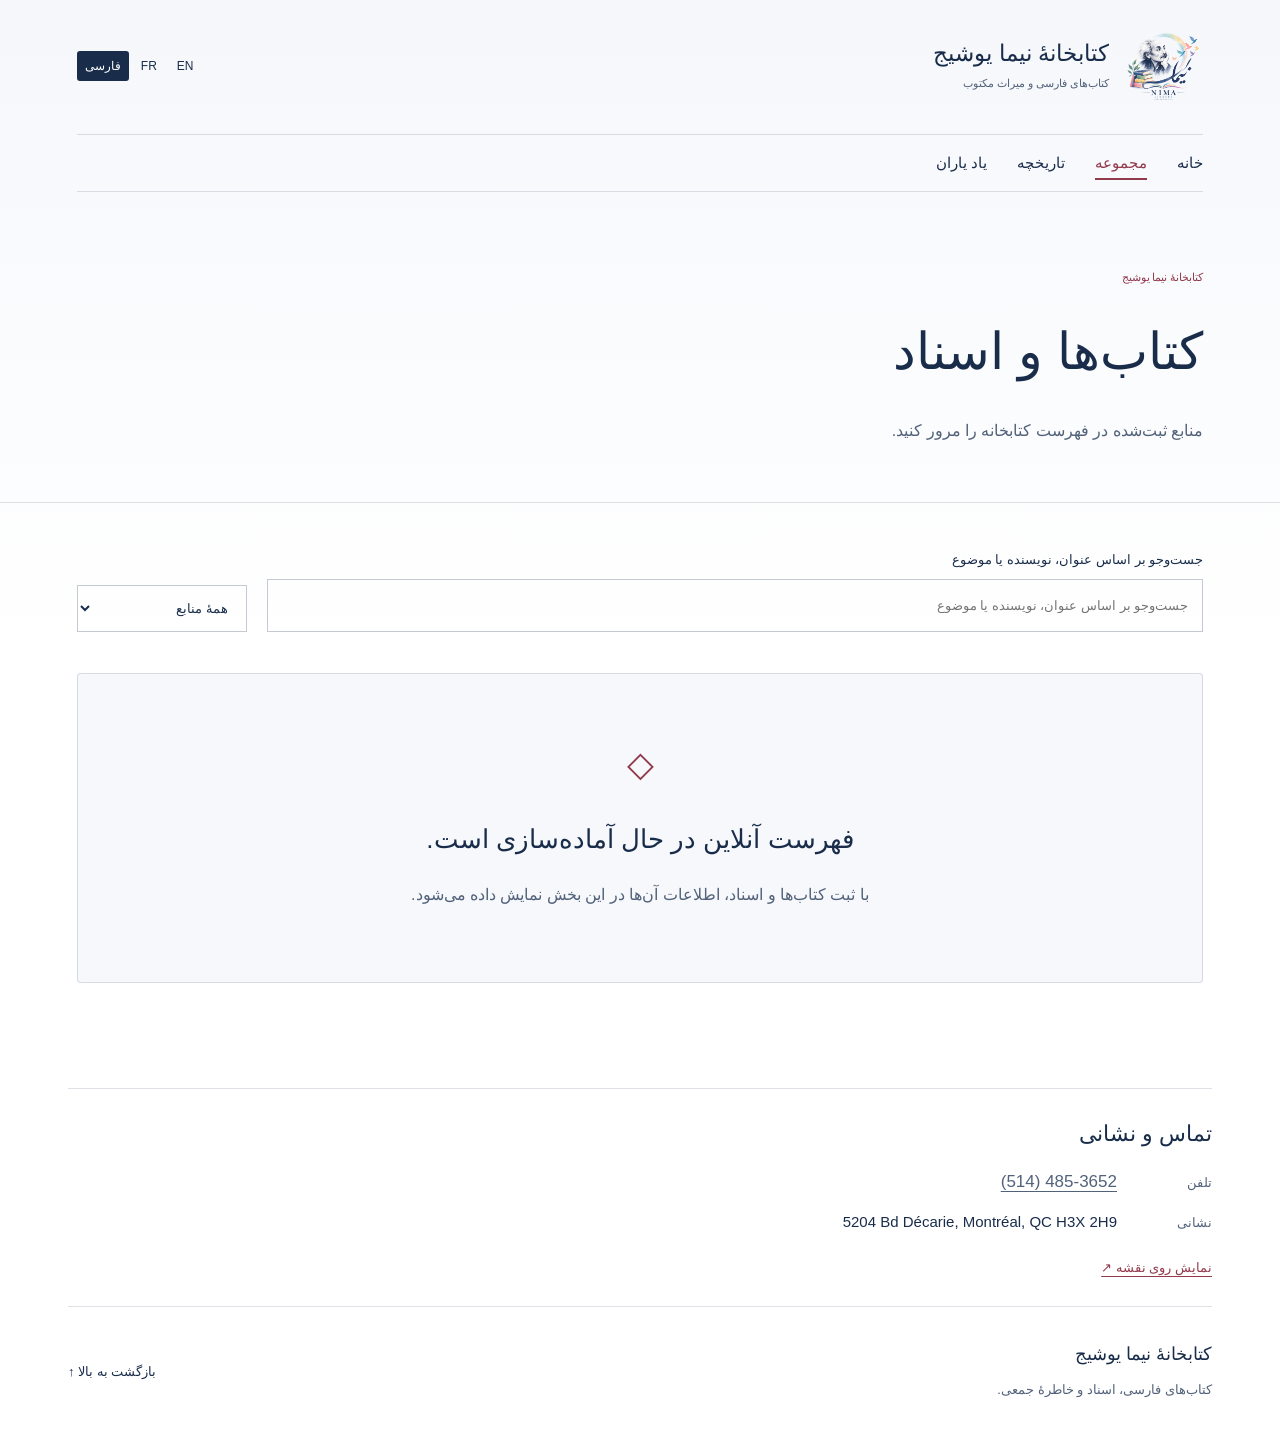
<file: fa/collection.html>
<!doctype html><html lang="fa" dir="rtl"><head><meta charset="utf-8"><meta name="viewport" content="width=device-width, initial-scale=1"><title>مجموعه | کتابخانهٔ نیما یوشیج</title><meta name="description" content="مرکزی برای نگهداری کتاب‌ها و اسناد فارسی؛ خانه‌ای برای میراث مکتوب و یاد انسان‌هایی که با آن پیوند دارند."><link rel="icon" href="../assets/logo.png" type="image/png"><link rel="stylesheet" href="../assets/style.css"><link rel="alternate" hreflang="en" href="../en/collection.html"><link rel="alternate" hreflang="fr" href="../fr/collection.html"><link rel="alternate" hreflang="fa" href="../fa/collection.html"></head><body id="top"><a class="skip" href="#main">رفتن به محتوای اصلی</a><header><a class="brand" href="index.html"><img class="brand-logo" src="../assets/logo.png" alt="نشان کتابخانهٔ نیما یوشیج" width="1254" height="1254"><span>کتابخانهٔ نیما یوشیج<small>کتاب‌های فارسی و میراث مکتوب</small></span></a><div class="languages" aria-label="Language / Langue / زبان"><a href="../en/collection.html" lang="en" hreflang="en" >EN</a><a href="../fr/collection.html" lang="fr" hreflang="fr" >FR</a><a href="../fa/collection.html" lang="fa" hreflang="fa" aria-current="true">فارسی</a></div><nav aria-label="ناوبری اصلی"><a href="index.html" >خانه</a><a href="collection.html" aria-current="page">مجموعه</a><a href="history.html" >تاریخچه</a><a href="yade-yaran.html" >یاد یاران</a></nav></header><main id="main"><section class="pagehead"><p class="eyebrow">کتابخانهٔ نیما یوشیج</p><h1>کتاب‌ها و اسناد</h1><p class="lead">منابع ثبت‌شده در فهرست کتابخانه را مرور کنید.</p></section><section class="content"><div class="filters"><label>جست‌وجو بر اساس عنوان، نویسنده یا موضوع<input id="search" type="search" placeholder="جست‌وجو بر اساس عنوان، نویسنده یا موضوع"></label><label><span class="sr">همهٔ منابع</span><select id="type"><option value="all">همهٔ منابع</option><option value="book">کتاب‌ها</option><option value="document">اسناد</option></select></label></div><p id="count" class="subtle" aria-live="polite"></p><div id="records" class="records"></div><div class="empty" id="empty"><span aria-hidden="true">◇</span><h2>فهرست آنلاین در حال آماده‌سازی است.</h2><p>با ثبت کتاب‌ها و اسناد، اطلاعات آن‌ها در این بخش نمایش داده می‌شود.</p></div><noscript><p>فهرست آنلاین در حال آماده‌سازی است. JavaScript is required to display catalogue records.</p></noscript></section></main><footer><section class="contact-details" aria-label="تماس و نشانی"><h2>تماس و نشانی</h2><p><span>تلفن</span><a href="tel:+15144853652" dir="ltr">(514) 485-3652</a></p><p><span>نشانی</span><span class="postal-address" dir="ltr">5204 Bd Décarie, Montréal, QC H3X 2H9</span></p><a class="map-link" href="https://www.google.com/maps/search/?api=1&amp;query=5204%20Bd%20D%C3%A9carie%2C%20Montr%C3%A9al%2C%20QC%20H3X%202H9" target="_blank" rel="noopener noreferrer">نمایش روی نقشه ↗</a></section><div><strong>کتابخانهٔ نیما یوشیج</strong><p>کتاب‌های فارسی، اسناد و خاطرهٔ جمعی.</p></div><a href="#top">بازگشت به بالا ↑</a></footer><script id="site-config" type="application/json">{"empty": "فهرست آنلاین در حال آماده‌سازی است.", "emptydesc": "با ثبت کتاب‌ها و اسناد، اطلاعات آن‌ها در این بخش نمایش داده می‌شود.", "noresults": "نتیجه‌ای پیدا نشد. عبارت دیگری را جست‌وجو کنید.", "view": "مشاهدهٔ سند", "results": "منبع", "lang": "fa", "page": "collection"}</script><script src="../data/catalogue.js"></script><script src="../data/memorials.js"></script><script src="../assets/site.js"></script></body></html>
</file>
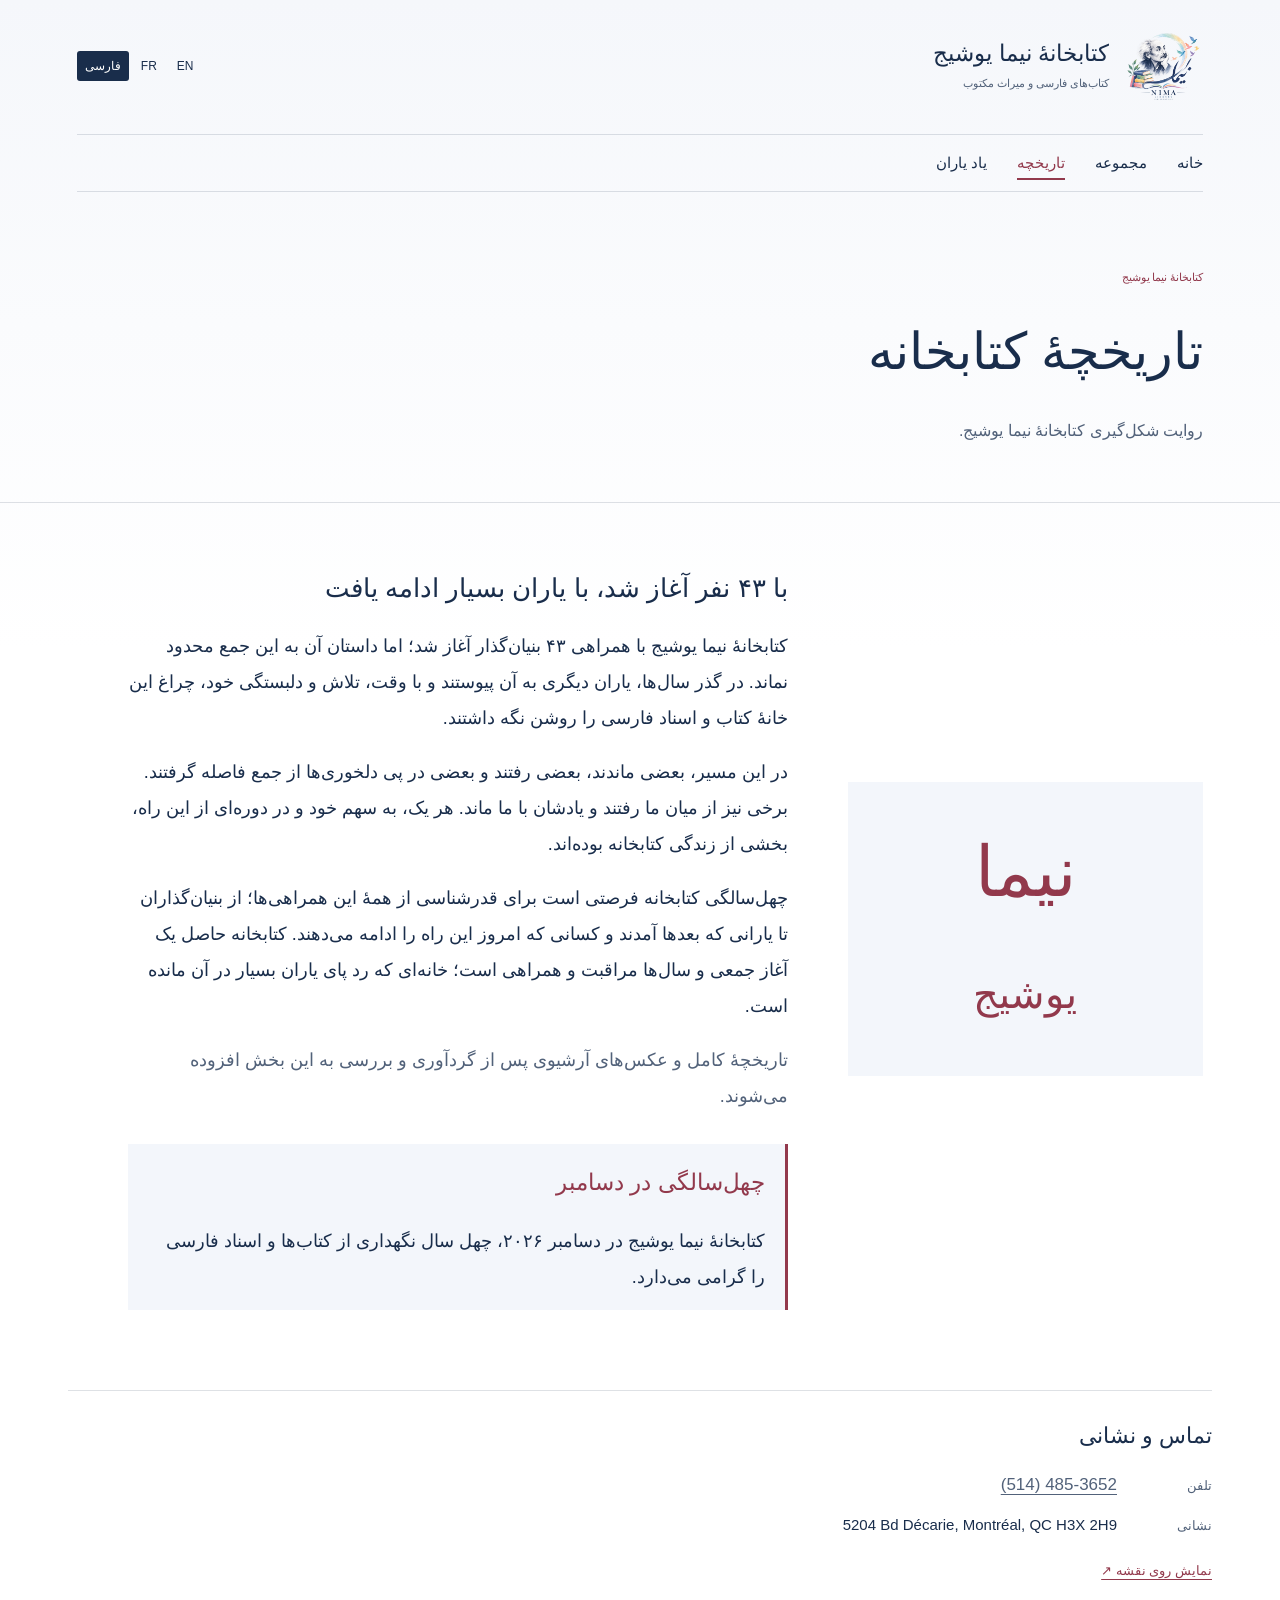
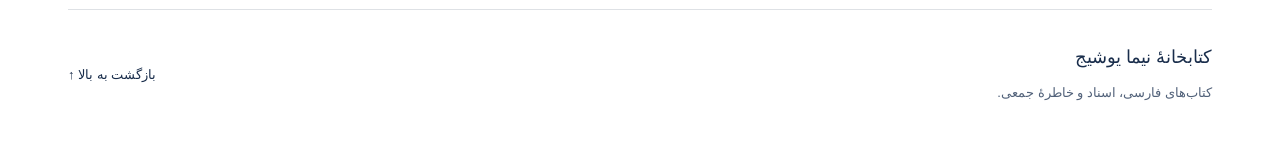
<file: fa/history.html>
<!doctype html><html lang="fa" dir="rtl"><head><meta charset="utf-8"><meta name="viewport" content="width=device-width, initial-scale=1"><title>تاریخچه | کتابخانهٔ نیما یوشیج</title><meta name="description" content="مرکزی برای نگهداری کتاب‌ها و اسناد فارسی؛ خانه‌ای برای میراث مکتوب و یاد انسان‌هایی که با آن پیوند دارند."><link rel="icon" href="../assets/logo.png" type="image/png"><link rel="stylesheet" href="../assets/style.css"><link rel="alternate" hreflang="en" href="../en/history.html"><link rel="alternate" hreflang="fr" href="../fr/history.html"><link rel="alternate" hreflang="fa" href="../fa/history.html"></head><body id="top"><a class="skip" href="#main">رفتن به محتوای اصلی</a><header><a class="brand" href="index.html"><img class="brand-logo" src="../assets/logo.png" alt="نشان کتابخانهٔ نیما یوشیج" width="1254" height="1254"><span>کتابخانهٔ نیما یوشیج<small>کتاب‌های فارسی و میراث مکتوب</small></span></a><div class="languages" aria-label="Language / Langue / زبان"><a href="../en/history.html" lang="en" hreflang="en" >EN</a><a href="../fr/history.html" lang="fr" hreflang="fr" >FR</a><a href="../fa/history.html" lang="fa" hreflang="fa" aria-current="true">فارسی</a></div><nav aria-label="ناوبری اصلی"><a href="index.html" >خانه</a><a href="collection.html" >مجموعه</a><a href="history.html" aria-current="page">تاریخچه</a><a href="yade-yaran.html" >یاد یاران</a></nav></header><main id="main"><section class="pagehead"><p class="eyebrow">کتابخانهٔ نیما یوشیج</p><h1>تاریخچهٔ کتابخانه</h1><p class="lead">روایت شکل‌گیری کتابخانهٔ نیما یوشیج.</p></section><section class="history content"><div class="historymark" aria-hidden="true">نیما<br><span>یوشیج</span></div><article><h2>با ۴۳ نفر آغاز شد، با یاران بسیار ادامه یافت</h2><p>کتابخانهٔ نیما یوشیج با همراهی ۴۳ بنیان‌گذار آغاز شد؛ اما داستان آن به این جمع محدود نماند. در گذر سال‌ها، یاران دیگری به آن پیوستند و با وقت، تلاش و دلبستگی خود، چراغ این خانهٔ کتاب و اسناد فارسی را روشن نگه داشتند.</p><p>در این مسیر، بعضی ماندند، بعضی رفتند و بعضی در پی دلخوری‌ها از جمع فاصله گرفتند. برخی نیز از میان ما رفتند و یادشان با ما ماند. هر یک، به سهم خود و در دوره‌ای از این راه، بخشی از زندگی کتابخانه بوده‌اند.</p><p>چهل‌سالگی کتابخانه فرصتی است برای قدرشناسی از همهٔ این همراهی‌ها؛ از بنیان‌گذاران تا یارانی که بعدها آمدند و کسانی که امروز این راه را ادامه می‌دهند. کتابخانه حاصل یک آغاز جمعی و سال‌ها مراقبت و همراهی است؛ خانه‌ای که رد پای یاران بسیار در آن مانده است.</p><p class="subtle">تاریخچهٔ کامل و عکس‌های آرشیوی پس از گردآوری و بررسی به این بخش افزوده می‌شوند.</p><div class="anniversary-note"><h3>چهل‌سالگی در دسامبر</h3><p>کتابخانهٔ نیما یوشیج در دسامبر ۲۰۲۶، چهل سال نگهداری از کتاب‌ها و اسناد فارسی را گرامی می‌دارد.</p></div></article></section></main><footer><section class="contact-details" aria-label="تماس و نشانی"><h2>تماس و نشانی</h2><p><span>تلفن</span><a href="tel:+15144853652" dir="ltr">(514) 485-3652</a></p><p><span>نشانی</span><span class="postal-address" dir="ltr">5204 Bd Décarie, Montréal, QC H3X 2H9</span></p><a class="map-link" href="https://www.google.com/maps/search/?api=1&amp;query=5204%20Bd%20D%C3%A9carie%2C%20Montr%C3%A9al%2C%20QC%20H3X%202H9" target="_blank" rel="noopener noreferrer">نمایش روی نقشه ↗</a></section><div><strong>کتابخانهٔ نیما یوشیج</strong><p>کتاب‌های فارسی، اسناد و خاطرهٔ جمعی.</p></div><a href="#top">بازگشت به بالا ↑</a></footer><script id="site-config" type="application/json">{"empty": "فهرست آنلاین در حال آماده‌سازی است.", "emptydesc": "با ثبت کتاب‌ها و اسناد، اطلاعات آن‌ها در این بخش نمایش داده می‌شود.", "noresults": "نتیجه‌ای پیدا نشد. عبارت دیگری را جست‌وجو کنید.", "view": "مشاهدهٔ سند", "results": "منبع", "lang": "fa", "page": "history"}</script><script src="../data/catalogue.js"></script><script src="../data/memorials.js"></script><script src="../assets/site.js"></script></body></html>
</file>
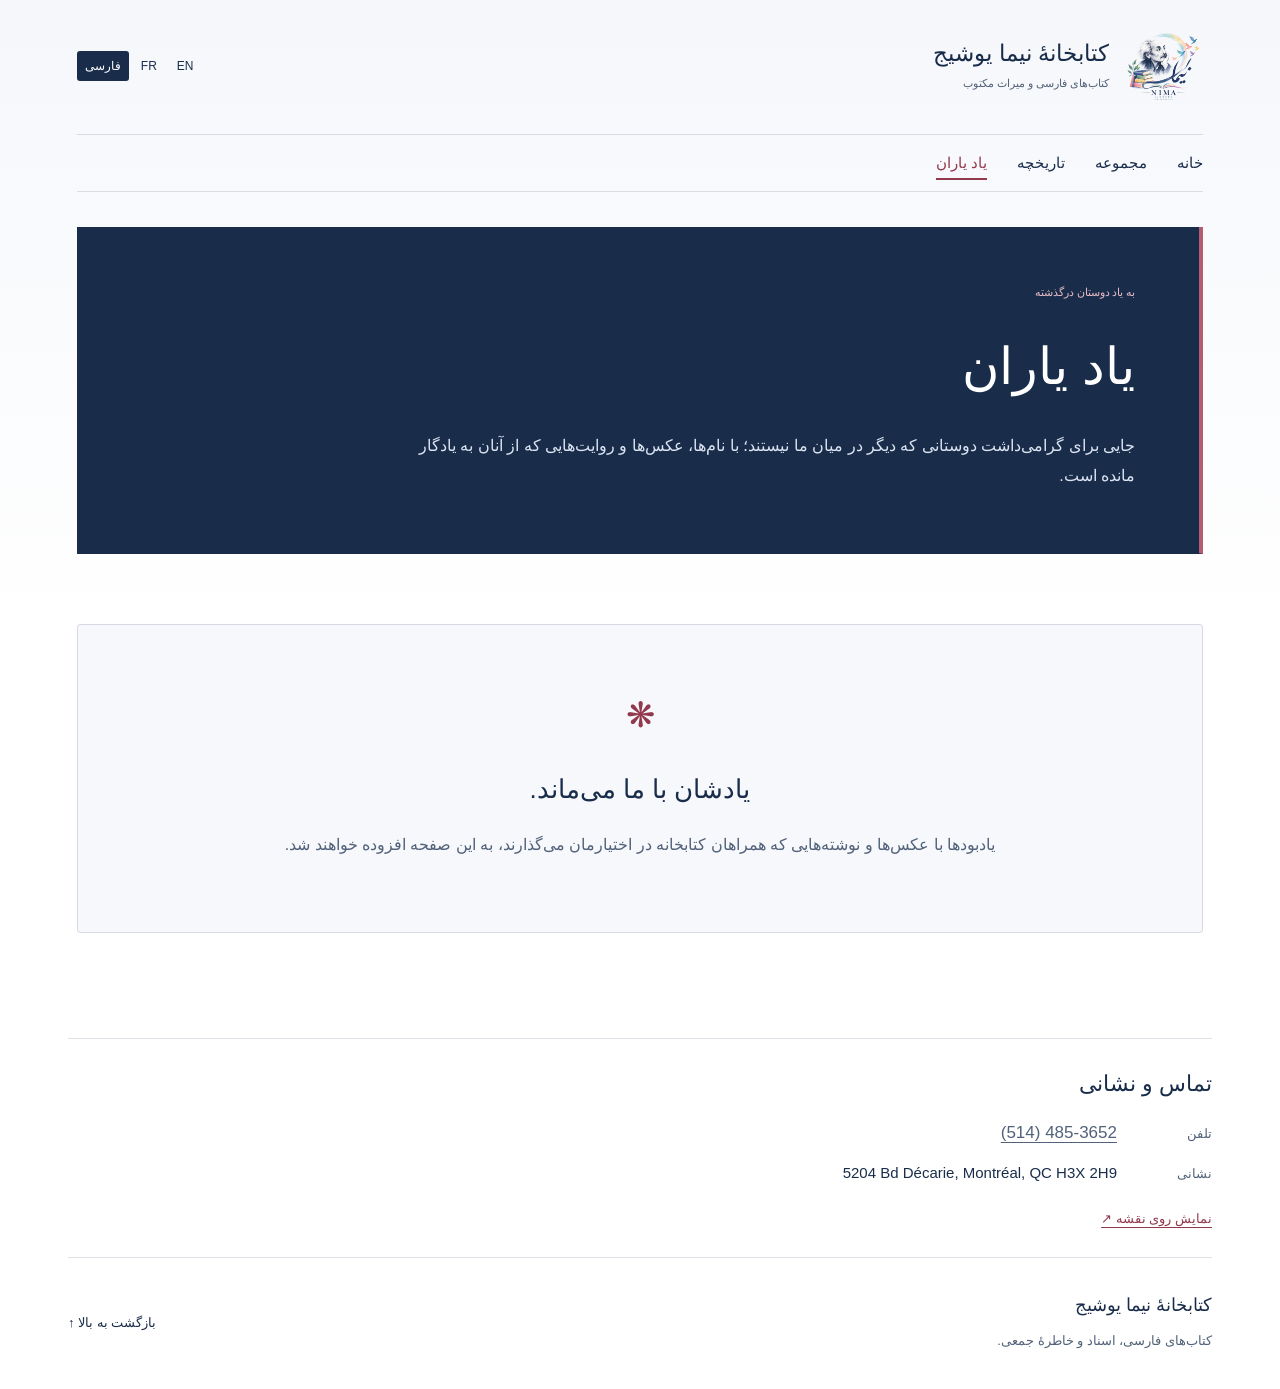
<file: fa/yade-yaran.html>
<!doctype html><html lang="fa" dir="rtl"><head><meta charset="utf-8"><meta name="viewport" content="width=device-width, initial-scale=1"><title>یاد یاران | کتابخانهٔ نیما یوشیج</title><meta name="description" content="مرکزی برای نگهداری کتاب‌ها و اسناد فارسی؛ خانه‌ای برای میراث مکتوب و یاد انسان‌هایی که با آن پیوند دارند."><link rel="icon" href="../assets/logo.png" type="image/png"><link rel="stylesheet" href="../assets/style.css"><link rel="alternate" hreflang="en" href="../en/yade-yaran.html"><link rel="alternate" hreflang="fr" href="../fr/yade-yaran.html"><link rel="alternate" hreflang="fa" href="../fa/yade-yaran.html"></head><body id="top"><a class="skip" href="#main">رفتن به محتوای اصلی</a><header><a class="brand" href="index.html"><img class="brand-logo" src="../assets/logo.png" alt="نشان کتابخانهٔ نیما یوشیج" width="1254" height="1254"><span>کتابخانهٔ نیما یوشیج<small>کتاب‌های فارسی و میراث مکتوب</small></span></a><div class="languages" aria-label="Language / Langue / زبان"><a href="../en/yade-yaran.html" lang="en" hreflang="en" >EN</a><a href="../fr/yade-yaran.html" lang="fr" hreflang="fr" >FR</a><a href="../fa/yade-yaran.html" lang="fa" hreflang="fa" aria-current="true">فارسی</a></div><nav aria-label="ناوبری اصلی"><a href="index.html" >خانه</a><a href="collection.html" >مجموعه</a><a href="history.html" >تاریخچه</a><a href="yade-yaran.html" aria-current="page">یاد یاران</a></nav></header><main id="main"><section class="pagehead memorialhead"><p class="eyebrow">به یاد دوستان درگذشته</p><h1>یاد یاران</h1><p class="lead">جایی برای گرامی‌داشت دوستانی که دیگر در میان ما نیستند؛ با نام‌ها، عکس‌ها و روایت‌هایی که از آنان به یادگار مانده است.</p></section><section class="content"><div class="records" id="tributes"></div><div class="empty" id="memempty"><span class="flower" aria-hidden="true">❋</span><h2>یادشان با ما می‌ماند.</h2><p>یادبودها با عکس‌ها و نوشته‌هایی که همراهان کتابخانه در اختیارمان می‌گذارند، به این صفحه افزوده خواهند شد.</p></div></section></main><footer><section class="contact-details" aria-label="تماس و نشانی"><h2>تماس و نشانی</h2><p><span>تلفن</span><a href="tel:+15144853652" dir="ltr">(514) 485-3652</a></p><p><span>نشانی</span><span class="postal-address" dir="ltr">5204 Bd Décarie, Montréal, QC H3X 2H9</span></p><a class="map-link" href="https://www.google.com/maps/search/?api=1&amp;query=5204%20Bd%20D%C3%A9carie%2C%20Montr%C3%A9al%2C%20QC%20H3X%202H9" target="_blank" rel="noopener noreferrer">نمایش روی نقشه ↗</a></section><div><strong>کتابخانهٔ نیما یوشیج</strong><p>کتاب‌های فارسی، اسناد و خاطرهٔ جمعی.</p></div><a href="#top">بازگشت به بالا ↑</a></footer><script id="site-config" type="application/json">{"empty": "فهرست آنلاین در حال آماده‌سازی است.", "emptydesc": "با ثبت کتاب‌ها و اسناد، اطلاعات آن‌ها در این بخش نمایش داده می‌شود.", "noresults": "نتیجه‌ای پیدا نشد. عبارت دیگری را جست‌وجو کنید.", "view": "مشاهدهٔ سند", "results": "منبع", "lang": "fa", "page": "yade-yaran"}</script><script src="../data/catalogue.js"></script><script src="../data/memorials.js"></script><script src="../assets/site.js"></script></body></html>
</file>
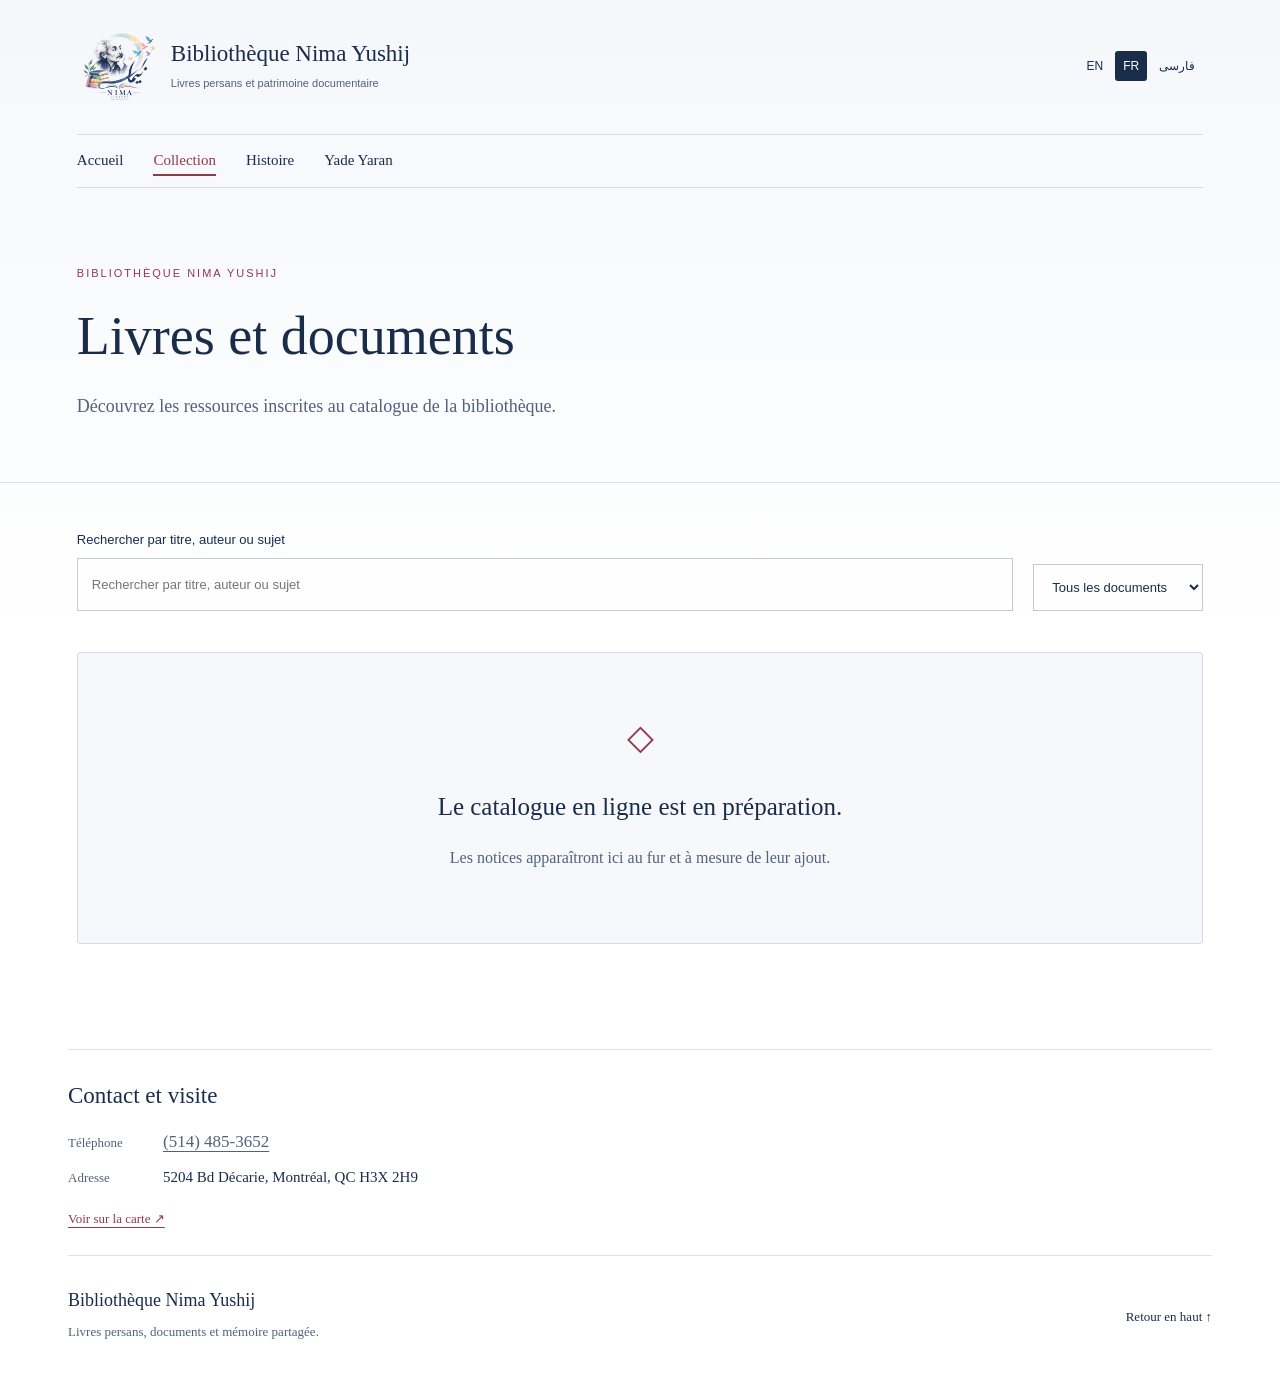
<file: fr/collection.html>
<!doctype html><html lang="fr" dir="ltr"><head><meta charset="utf-8"><meta name="viewport" content="width=device-width, initial-scale=1"><title>Collection | Bibliothèque Nima Yushij</title><meta name="description" content="Un centre consacré à la conservation des livres et des documents en persan, ainsi qu’aux personnes et aux récits qui les accompagnent."><link rel="icon" href="../assets/logo.png" type="image/png"><link rel="stylesheet" href="../assets/style.css"><link rel="alternate" hreflang="en" href="../en/collection.html"><link rel="alternate" hreflang="fr" href="../fr/collection.html"><link rel="alternate" hreflang="fa" href="../fa/collection.html"></head><body id="top"><a class="skip" href="#main">Aller au contenu</a><header><a class="brand" href="index.html"><img class="brand-logo" src="../assets/logo.png" alt="Logo de la Bibliothèque Nima Yushij" width="1254" height="1254"><span>Bibliothèque Nima Yushij<small>Livres persans et patrimoine documentaire</small></span></a><div class="languages" aria-label="Language / Langue / زبان"><a href="../en/collection.html" lang="en" hreflang="en" >EN</a><a href="../fr/collection.html" lang="fr" hreflang="fr" aria-current="true">FR</a><a href="../fa/collection.html" lang="fa" hreflang="fa" >فارسی</a></div><nav aria-label="Navigation"><a href="index.html" >Accueil</a><a href="collection.html" aria-current="page">Collection</a><a href="history.html" >Histoire</a><a href="yade-yaran.html" >Yade Yaran</a></nav></header><main id="main"><section class="pagehead"><p class="eyebrow">Bibliothèque Nima Yushij</p><h1>Livres et documents</h1><p class="lead">Découvrez les ressources inscrites au catalogue de la bibliothèque.</p></section><section class="content"><div class="filters"><label>Rechercher par titre, auteur ou sujet<input id="search" type="search" placeholder="Rechercher par titre, auteur ou sujet"></label><label><span class="sr">Tous les documents</span><select id="type"><option value="all">Tous les documents</option><option value="book">Livres</option><option value="document">Documents</option></select></label></div><p id="count" class="subtle" aria-live="polite"></p><div id="records" class="records"></div><div class="empty" id="empty"><span aria-hidden="true">◇</span><h2>Le catalogue en ligne est en préparation.</h2><p>Les notices apparaîtront ici au fur et à mesure de leur ajout.</p></div><noscript><p>Le catalogue en ligne est en préparation. JavaScript is required to display catalogue records.</p></noscript></section></main><footer><section class="contact-details" aria-label="Contact et visite"><h2>Contact et visite</h2><p><span>Téléphone</span><a href="tel:+15144853652" dir="ltr">(514) 485-3652</a></p><p><span>Adresse</span><span class="postal-address" dir="ltr">5204 Bd Décarie, Montréal, QC H3X 2H9</span></p><a class="map-link" href="https://www.google.com/maps/search/?api=1&amp;query=5204%20Bd%20D%C3%A9carie%2C%20Montr%C3%A9al%2C%20QC%20H3X%202H9" target="_blank" rel="noopener noreferrer">Voir sur la carte ↗</a></section><div><strong>Bibliothèque Nima Yushij</strong><p>Livres persans, documents et mémoire partagée.</p></div><a href="#top">Retour en haut ↑</a></footer><script id="site-config" type="application/json">{"empty": "Le catalogue en ligne est en préparation.", "emptydesc": "Les notices apparaîtront ici au fur et à mesure de leur ajout.", "noresults": "Aucun résultat. Essayez une autre recherche.", "view": "Consulter le document", "results": "notices", "lang": "fr", "page": "collection"}</script><script src="../data/catalogue.js"></script><script src="../data/memorials.js"></script><script src="../assets/site.js"></script></body></html>
</file>
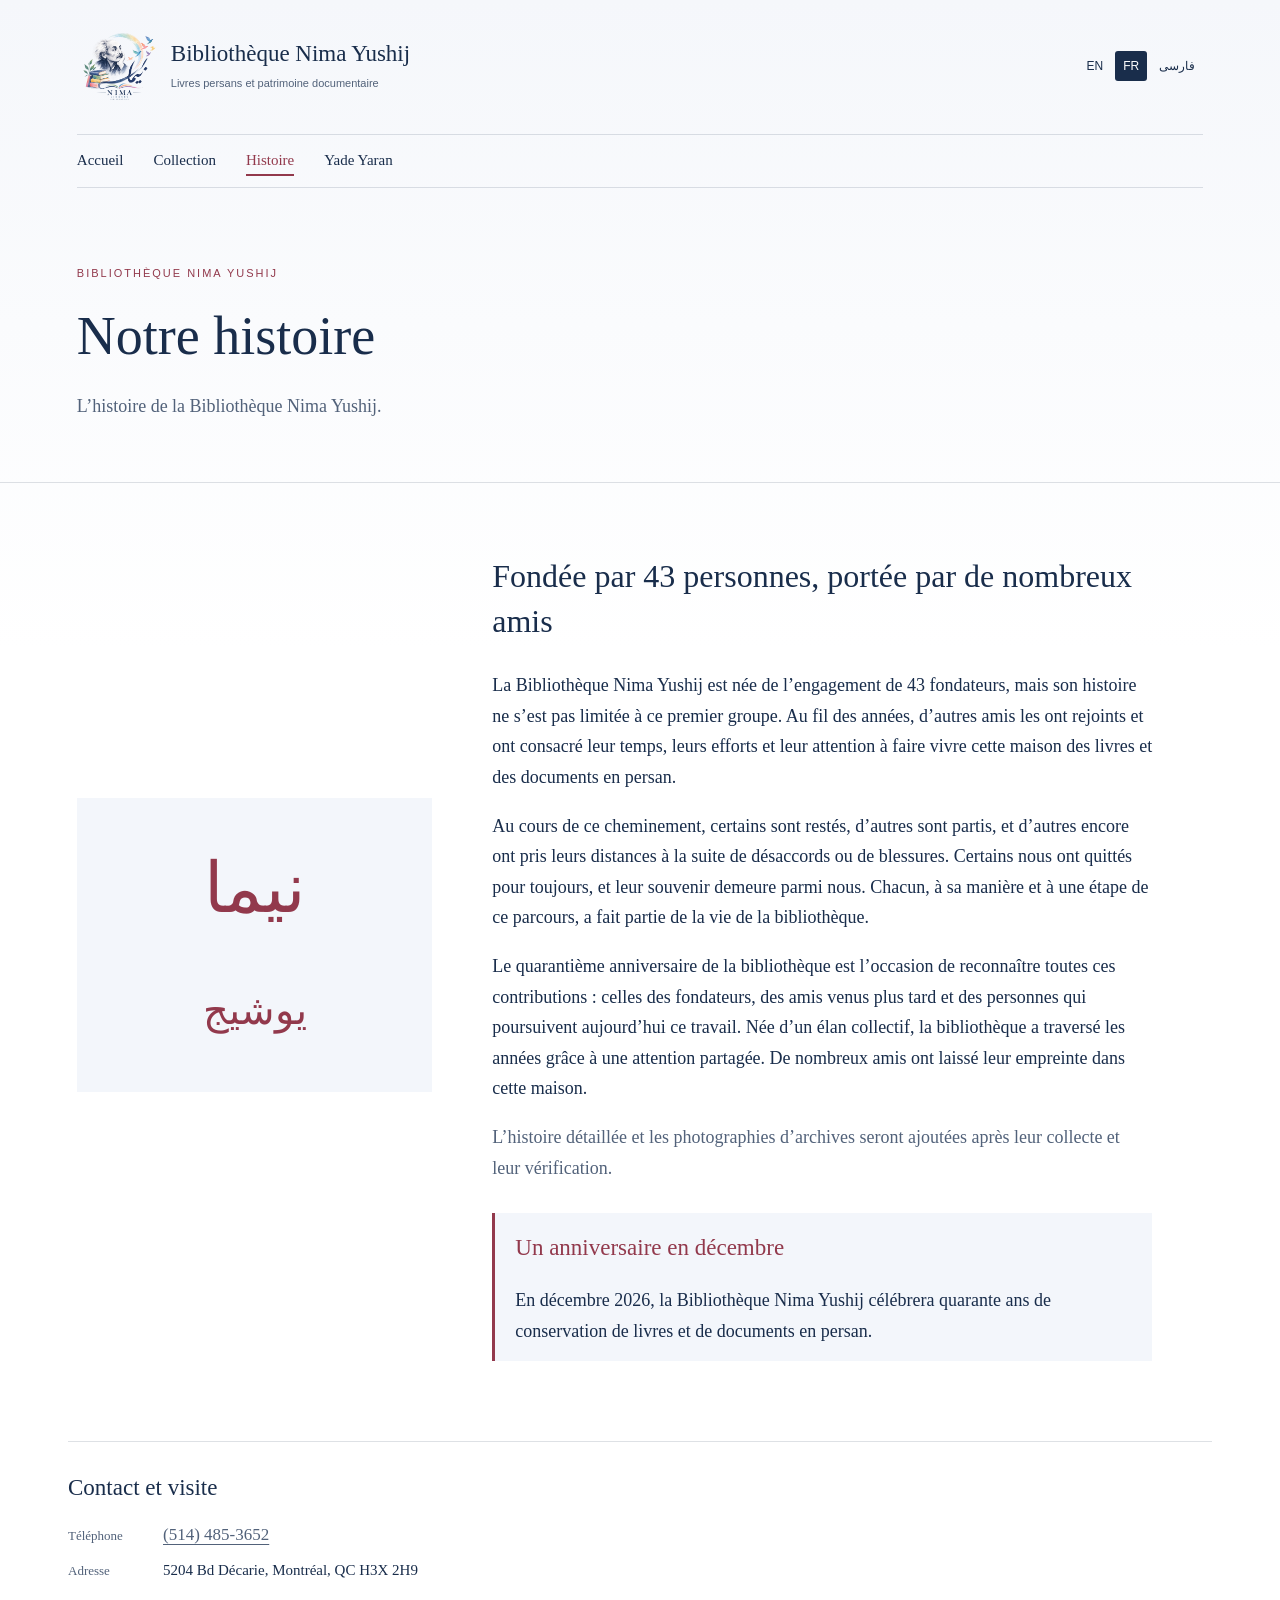
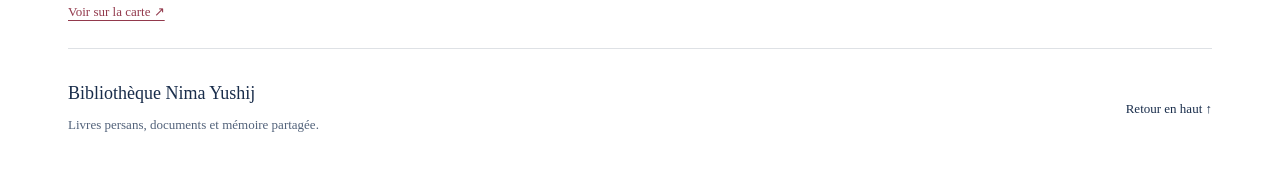
<file: fr/history.html>
<!doctype html><html lang="fr" dir="ltr"><head><meta charset="utf-8"><meta name="viewport" content="width=device-width, initial-scale=1"><title>Histoire | Bibliothèque Nima Yushij</title><meta name="description" content="Un centre consacré à la conservation des livres et des documents en persan, ainsi qu’aux personnes et aux récits qui les accompagnent."><link rel="icon" href="../assets/logo.png" type="image/png"><link rel="stylesheet" href="../assets/style.css"><link rel="alternate" hreflang="en" href="../en/history.html"><link rel="alternate" hreflang="fr" href="../fr/history.html"><link rel="alternate" hreflang="fa" href="../fa/history.html"></head><body id="top"><a class="skip" href="#main">Aller au contenu</a><header><a class="brand" href="index.html"><img class="brand-logo" src="../assets/logo.png" alt="Logo de la Bibliothèque Nima Yushij" width="1254" height="1254"><span>Bibliothèque Nima Yushij<small>Livres persans et patrimoine documentaire</small></span></a><div class="languages" aria-label="Language / Langue / زبان"><a href="../en/history.html" lang="en" hreflang="en" >EN</a><a href="../fr/history.html" lang="fr" hreflang="fr" aria-current="true">FR</a><a href="../fa/history.html" lang="fa" hreflang="fa" >فارسی</a></div><nav aria-label="Navigation"><a href="index.html" >Accueil</a><a href="collection.html" >Collection</a><a href="history.html" aria-current="page">Histoire</a><a href="yade-yaran.html" >Yade Yaran</a></nav></header><main id="main"><section class="pagehead"><p class="eyebrow">Bibliothèque Nima Yushij</p><h1>Notre histoire</h1><p class="lead">L’histoire de la Bibliothèque Nima Yushij.</p></section><section class="history content"><div class="historymark" aria-hidden="true">نیما<br><span>یوشیج</span></div><article><h2>Fondée par 43 personnes, portée par de nombreux amis</h2><p>La Bibliothèque Nima Yushij est née de l’engagement de 43 fondateurs, mais son histoire ne s’est pas limitée à ce premier groupe. Au fil des années, d’autres amis les ont rejoints et ont consacré leur temps, leurs efforts et leur attention à faire vivre cette maison des livres et des documents en persan.</p><p>Au cours de ce cheminement, certains sont restés, d’autres sont partis, et d’autres encore ont pris leurs distances à la suite de désaccords ou de blessures. Certains nous ont quittés pour toujours, et leur souvenir demeure parmi nous. Chacun, à sa manière et à une étape de ce parcours, a fait partie de la vie de la bibliothèque.</p><p>Le quarantième anniversaire de la bibliothèque est l’occasion de reconnaître toutes ces contributions : celles des fondateurs, des amis venus plus tard et des personnes qui poursuivent aujourd’hui ce travail. Née d’un élan collectif, la bibliothèque a traversé les années grâce à une attention partagée. De nombreux amis ont laissé leur empreinte dans cette maison.</p><p class="subtle">L’histoire détaillée et les photographies d’archives seront ajoutées après leur collecte et leur vérification.</p><div class="anniversary-note"><h3>Un anniversaire en décembre</h3><p>En décembre 2026, la Bibliothèque Nima Yushij célébrera quarante ans de conservation de livres et de documents en persan.</p></div></article></section></main><footer><section class="contact-details" aria-label="Contact et visite"><h2>Contact et visite</h2><p><span>Téléphone</span><a href="tel:+15144853652" dir="ltr">(514) 485-3652</a></p><p><span>Adresse</span><span class="postal-address" dir="ltr">5204 Bd Décarie, Montréal, QC H3X 2H9</span></p><a class="map-link" href="https://www.google.com/maps/search/?api=1&amp;query=5204%20Bd%20D%C3%A9carie%2C%20Montr%C3%A9al%2C%20QC%20H3X%202H9" target="_blank" rel="noopener noreferrer">Voir sur la carte ↗</a></section><div><strong>Bibliothèque Nima Yushij</strong><p>Livres persans, documents et mémoire partagée.</p></div><a href="#top">Retour en haut ↑</a></footer><script id="site-config" type="application/json">{"empty": "Le catalogue en ligne est en préparation.", "emptydesc": "Les notices apparaîtront ici au fur et à mesure de leur ajout.", "noresults": "Aucun résultat. Essayez une autre recherche.", "view": "Consulter le document", "results": "notices", "lang": "fr", "page": "history"}</script><script src="../data/catalogue.js"></script><script src="../data/memorials.js"></script><script src="../assets/site.js"></script></body></html>
</file>
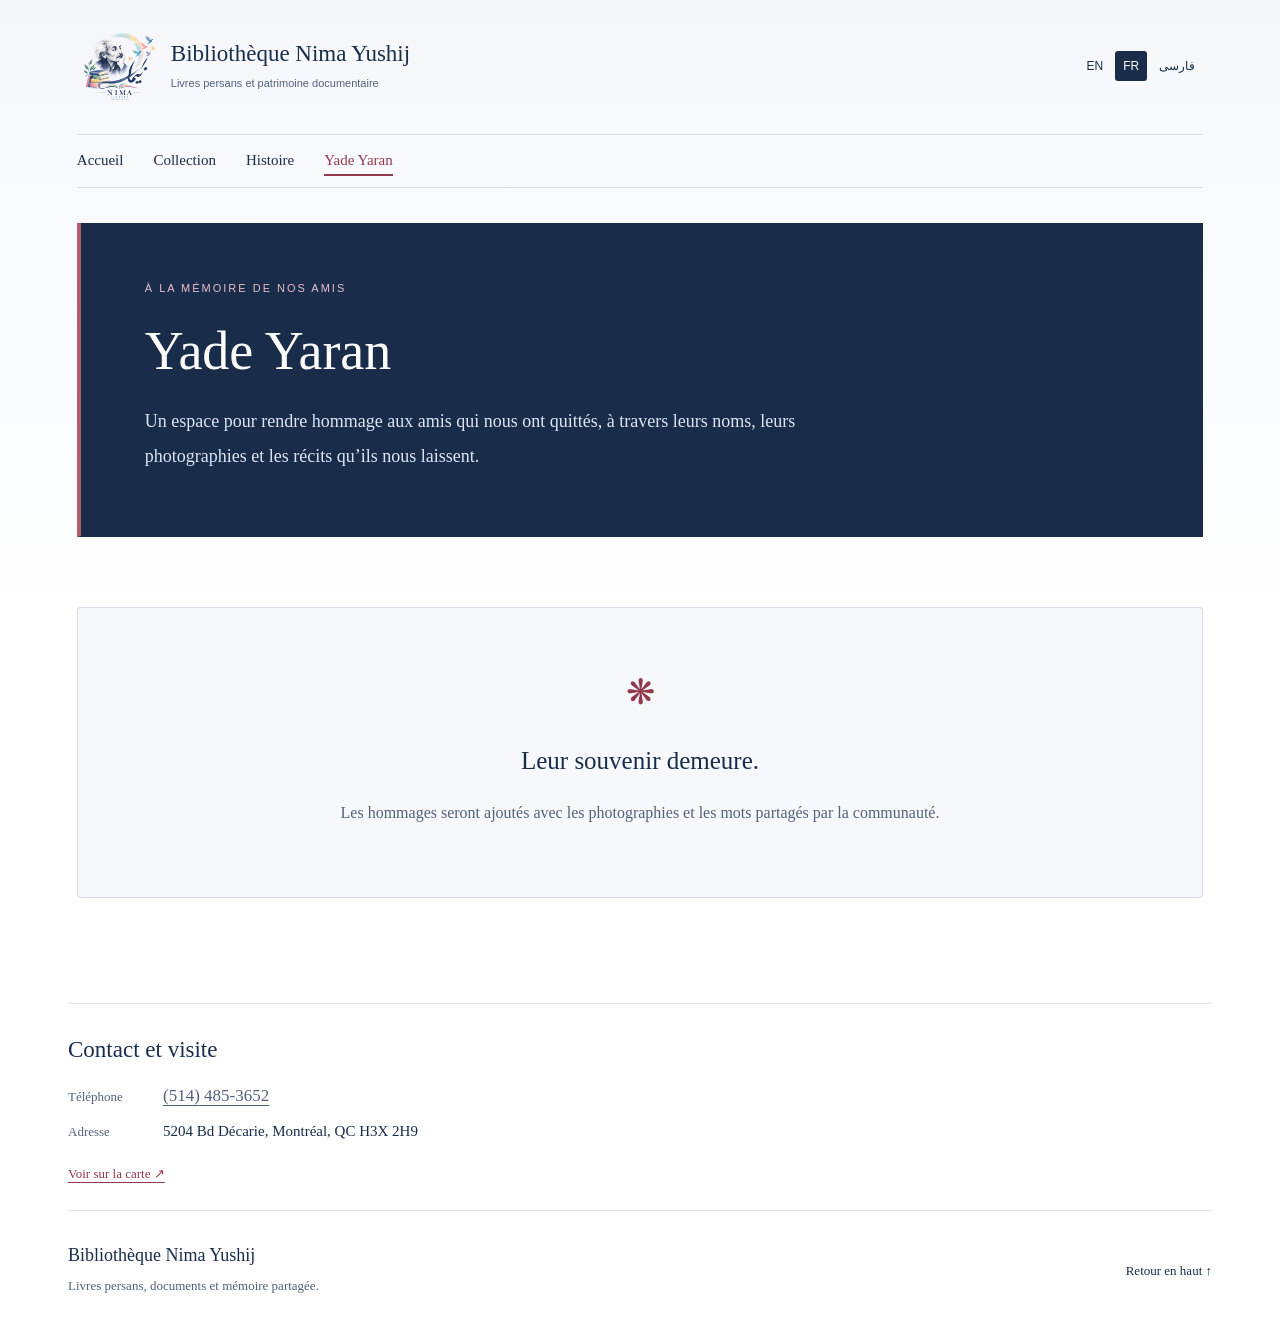
<file: fr/yade-yaran.html>
<!doctype html><html lang="fr" dir="ltr"><head><meta charset="utf-8"><meta name="viewport" content="width=device-width, initial-scale=1"><title>Yade Yaran | Bibliothèque Nima Yushij</title><meta name="description" content="Un centre consacré à la conservation des livres et des documents en persan, ainsi qu’aux personnes et aux récits qui les accompagnent."><link rel="icon" href="../assets/logo.png" type="image/png"><link rel="stylesheet" href="../assets/style.css"><link rel="alternate" hreflang="en" href="../en/yade-yaran.html"><link rel="alternate" hreflang="fr" href="../fr/yade-yaran.html"><link rel="alternate" hreflang="fa" href="../fa/yade-yaran.html"></head><body id="top"><a class="skip" href="#main">Aller au contenu</a><header><a class="brand" href="index.html"><img class="brand-logo" src="../assets/logo.png" alt="Logo de la Bibliothèque Nima Yushij" width="1254" height="1254"><span>Bibliothèque Nima Yushij<small>Livres persans et patrimoine documentaire</small></span></a><div class="languages" aria-label="Language / Langue / زبان"><a href="../en/yade-yaran.html" lang="en" hreflang="en" >EN</a><a href="../fr/yade-yaran.html" lang="fr" hreflang="fr" aria-current="true">FR</a><a href="../fa/yade-yaran.html" lang="fa" hreflang="fa" >فارسی</a></div><nav aria-label="Navigation"><a href="index.html" >Accueil</a><a href="collection.html" >Collection</a><a href="history.html" >Histoire</a><a href="yade-yaran.html" aria-current="page">Yade Yaran</a></nav></header><main id="main"><section class="pagehead memorialhead"><p class="eyebrow">À la mémoire de nos amis</p><h1>Yade Yaran</h1><p class="lead">Un espace pour rendre hommage aux amis qui nous ont quittés, à travers leurs noms, leurs photographies et les récits qu’ils nous laissent.</p></section><section class="content"><div class="records" id="tributes"></div><div class="empty" id="memempty"><span class="flower" aria-hidden="true">❋</span><h2>Leur souvenir demeure.</h2><p>Les hommages seront ajoutés avec les photographies et les mots partagés par la communauté.</p></div></section></main><footer><section class="contact-details" aria-label="Contact et visite"><h2>Contact et visite</h2><p><span>Téléphone</span><a href="tel:+15144853652" dir="ltr">(514) 485-3652</a></p><p><span>Adresse</span><span class="postal-address" dir="ltr">5204 Bd Décarie, Montréal, QC H3X 2H9</span></p><a class="map-link" href="https://www.google.com/maps/search/?api=1&amp;query=5204%20Bd%20D%C3%A9carie%2C%20Montr%C3%A9al%2C%20QC%20H3X%202H9" target="_blank" rel="noopener noreferrer">Voir sur la carte ↗</a></section><div><strong>Bibliothèque Nima Yushij</strong><p>Livres persans, documents et mémoire partagée.</p></div><a href="#top">Retour en haut ↑</a></footer><script id="site-config" type="application/json">{"empty": "Le catalogue en ligne est en préparation.", "emptydesc": "Les notices apparaîtront ici au fur et à mesure de leur ajout.", "noresults": "Aucun résultat. Essayez une autre recherche.", "view": "Consulter le document", "results": "notices", "lang": "fr", "page": "yade-yaran"}</script><script src="../data/catalogue.js"></script><script src="../data/memorials.js"></script><script src="../assets/site.js"></script></body></html>
</file>
<file: assets/style.css>
:root{--paper:#ffffff;--ink:#192d4b;--muted:#52627a;--line:#192d4b24;--gold:#92394c}*{box-sizing:border-box}html{scroll-behavior:smooth}body{margin:0;background:var(--paper);color:var(--ink);font-family:Georgia,'Times New Roman',serif;line-height:1.7}html[lang=fa] body{font-family:Tahoma,Arial,sans-serif;line-height:2}a{color:inherit;text-decoration:none}a:focus-visible,input:focus-visible,select:focus-visible{outline:3px solid var(--gold);outline-offset:5px}header{max-width:1300px;margin:auto;padding:25px 6% 0;display:flex;align-items:center;flex-wrap:wrap;gap:15px 30px}.brand{display:flex;gap:12px;align-items:center;font-size:23px;line-height:1.3}.brand svg{width:38px;height:36px;fill:none;stroke:var(--ink);stroke-width:1.5;flex-shrink:0}.brand small{display:block;font:11px/1.7 Arial,sans-serif;color:var(--muted);margin-top:5px}.languages{margin-inline-start:auto;display:flex;gap:4px;font:12px Arial,sans-serif}.languages a{padding:8px}.languages a[aria-current]{background:var(--ink);color:var(--paper)}nav{width:100%;display:flex;gap:30px;border-block:1px solid var(--line);margin-top:12px;padding:13px 0;font-size:15px}nav a[aria-current]{color:var(--gold)}nav a:hover,.textlink:hover{text-decoration:underline;text-underline-offset:5px}main{max-width:1300px;min-height:65vh;margin:auto}.hero{display:grid;grid-template-columns:1.2fr 1fr;gap:7%;padding:75px 6%;align-items:center}.eyebrow{font:11px/1.8 Arial,sans-serif;text-transform:uppercase;letter-spacing:2px;color:var(--gold)}html[lang=fa] .eyebrow{font-family:Tahoma;letter-spacing:0}h1{font-weight:400;font-size:clamp(38px,4.8vw,66px);line-height:1.15;margin:22px 0}html[lang=fa] h1{font-size:clamp(31px,4vw,51px);line-height:1.65}.lead{font-size:18px;line-height:1.9;color:var(--muted);max-width:620px}html[lang=fa] .lead{font-size:16px}.actions{display:flex;align-items:center;gap:25px;flex-wrap:wrap;margin-top:30px}.button{background:var(--ink);color:var(--paper);padding:13px 22px;font:13px/1.7 Arial,sans-serif}.textlink{font-size:14px}.book-art{text-align:center}.arch{height:350px;border-radius:180px 180px 0 0;background:#e9eef7;display:flex;align-items:end;justify-content:center;padding:50px 20px 35px;position:relative}.arch:before{content:'';position:absolute;inset:15px;border:1px solid #fff7;border-radius:170px 170px 0 0}.books{display:flex;align-items:end;gap:7px;direction:rtl;transform:rotate(-4deg);filter:drop-shadow(10px 12px 8px #192d4b30)}.books span{writing-mode:vertical-rl;background:#263f65;color:#ffffff;width:43px;height:205px;border-radius:3px 6px 3px 3px;padding:18px 10px;text-align:center;font:13px Tahoma;box-shadow:inset 5px 0 #0002}.books span:nth-child(2){height:180px;background:#934358}.books span:nth-child(3){height:230px;background:#506b94;transform:rotate(7deg);margin-left:7px}.books span:nth-child(4){height:190px;background:#879ab7}.books span:nth-child(5){height:165px;background:#c5cedf}.book-art>p{font:12px Tahoma;color:var(--gold);margin-top:18px}.intro{border-top:1px solid var(--line);padding:55px 6% 20px;max-width:1000px}.intro>p:last-child{font-size:18px;max-width:760px;color:var(--muted)}h2{font-size:32px;line-height:1.4;font-weight:400}html[lang=fa] h2{font-size:26px}.three{display:grid;grid-template-columns:repeat(3,1fr);gap:35px;padding:30px 6% 75px}.three article{border-top:1px solid var(--line);padding-top:20px}.number{font:11px Arial;color:var(--gold)}h3{font-weight:400;font-size:23px;margin:12px 0}.three p{color:var(--muted);font-size:16px}.pagehead{padding:65px 6% 40px;border-bottom:1px solid var(--line)}.pagehead h1{font-size:54px}.pagehead .lead{max-width:750px}.content{padding:45px 6% 80px}.filters{display:flex;align-items:end;gap:20px;font:13px/1.8 Arial,sans-serif}.filters label:first-child{flex:1}.filters label{display:block}input,select{display:block;width:100%;border:1px solid #192d4b40;background:transparent;color:var(--ink);padding:14px;font:inherit;border-radius:0}input{margin-top:7px}select{min-width:170px}.empty{padding:55px 25px;text-align:center;border:1px solid var(--line);margin:25px 0;background:#f3f6fb}.empty>span{font-size:35px;color:var(--gold)}.empty h2{font-size:25px}.empty p,.subtle{color:var(--muted)}.history{display:grid;grid-template-columns:1fr 2fr;gap:60px;align-items:center}.historymark{font-size:70px;font-family:Tahoma;line-height:1.6;text-align:center;color:var(--gold);border:1px solid var(--line);padding:35px}.historymark span{font-size:40px}.history article{max-width:660px}.history article p{font-size:18px}.memorialhead{background:var(--ink);color:var(--paper);margin:35px 6% 0;padding:45px 5%}.memorialhead .lead{color:#dce4f2}.memorialhead .eyebrow{color:#e8bdc7}.records{display:grid;grid-template-columns:repeat(3,minmax(0,1fr));gap:25px}.record{padding:22px;border:1px solid var(--line);overflow-wrap:anywhere}.record h2{font-size:24px}.record p{color:var(--muted)}.record img{display:block;width:100%;height:280px;object-fit:contain;background:#eef2f8}.record .portrait{object-fit:cover;filter:grayscale(1)}.record .type{font:11px Arial;color:var(--gold);text-transform:uppercase}.record a{text-decoration:underline}.tribute{grid-column:span 1}.tribute .bio{white-space:pre-line}footer{max-width:1144px;border-top:1px solid var(--line);margin:0 auto;padding:30px 0;display:flex;justify-content:space-between;align-items:center;gap:25px;font-size:13px}footer p{color:var(--muted);margin:5px 0}footer strong{font-weight:400;font-size:18px}.skip{position:absolute;top:-100px;background:var(--ink);color:white;padding:10px;z-index:3}.skip:focus{top:5px}.sr{position:absolute;width:1px;height:1px;overflow:hidden;clip-path:inset(50%)}[hidden]{display:none!important}@media(max-width:760px){header{padding:20px 6% 0}.brand{font-size:19px}.brand small{font-size:10px}.brand svg{width:30px}.languages{gap:0}.languages a{padding:7px}.hero{grid-template-columns:1fr;padding:42px 6%;gap:35px}.book-art{max-width:420px;width:100%;margin:auto}.arch{height:300px}.books{transform:scale(.88) rotate(-4deg);transform-origin:bottom}nav{gap:22px;font-size:14px;justify-content:space-between}.three{grid-template-columns:1fr;gap:20px}.intro{padding-top:35px}.intro>p:last-child{font-size:17px}.three h3{margin:8px 0}.history{grid-template-columns:1fr;gap:30px}.historymark{max-width:260px;width:100%;margin:auto}.filters{flex-direction:column;align-items:stretch;gap:12px}.pagehead{padding-top:40px}.pagehead h1{font-size:40px}.records{grid-template-columns:1fr}.memorialhead{padding:30px 6%}footer{margin:0 6%;align-items:start}h2{font-size:28px}}@media(prefers-reduced-motion:reduce){html{scroll-behavior:auto}}

/* Anniversary edition: navy, white and burgundy. */
body{background:linear-gradient(180deg,#f5f7fb 0,#fff 650px)}
header{background:transparent}nav a[aria-current]{color:var(--gold);box-shadow:0 2px var(--gold)}
.hero{padding-top:55px}.hero h1{letter-spacing:-1.5px}html[lang=fa] .hero h1{letter-spacing:0}
.arch{border-radius:8px;background:linear-gradient(145deg,#edf1f9,#dce5f3);border:1px solid #192d4b15}.arch:before{border-radius:3px;border-color:#fff}
.button{border-radius:4px;transition:background .2s}.button:hover{background:#92394c}.languages a{border-radius:3px}
.anniversary{margin:30px 6% 0;padding:18px 24px;background:#192d4b;color:white;display:flex;gap:22px;align-items:center;border-radius:5px;border-inline-start:4px solid #b45c70}
.anniversary-number{font:58px/1 Georgia,serif;color:#f0c5cf;flex-shrink:0}.anniversary strong{display:block;font-size:18px;font-weight:400;line-height:1.5}.anniversary p{margin:4px 0 0;font-size:13px;color:#dce4f2}.anniversary a{margin-inline-start:auto;white-space:nowrap;font-size:13px;color:#f0c5cf;text-decoration:underline;text-underline-offset:4px}
.anniversary-note{border-inline-start:3px solid #92394c;padding:15px 20px;background:#f3f6fb;margin-top:30px}.anniversary-note h3{color:#92394c;margin-top:0}.anniversary-note p{margin-bottom:0}
.historymark{background:#f3f6fb;border:0}.three article{border-top:2px solid #192d4b20}.three article:nth-child(2){border-top-color:#92394c70}.memorialhead{border-inline-start:4px solid #b45c70}.empty{background:#f6f8fc;border-radius:4px}
@media(max-width:760px){.anniversary{padding:17px;gap:15px;flex-wrap:wrap}.anniversary-number{font-size:48px}.anniversary strong{font-size:16px}.anniversary a{margin-inline-start:0}.hero{padding-top:35px}.hero h1{letter-spacing:-.5px}html[lang=fa] .hero h1{letter-spacing:0}}
@media(prefers-reduced-motion:reduce){.button{transition:none}}

/* Original supplied logo: displayed without cropping or recoloring. */
.brand-logo{display:block;width:82px;height:82px;object-fit:contain;flex-shrink:0}
.logo-feature{display:flex;align-items:center;justify-content:center;padding:10px;background:#fff;border-radius:8px}
.logo-feature img{display:block;width:100%;height:auto;max-width:440px;object-fit:contain}
@media(max-width:760px){.brand-logo{width:60px;height:60px}.logo-feature{max-width:390px;width:100%;margin:auto}.brand{font-size:17px;gap:9px}.brand small{max-width:190px}.hero{gap:25px}}
@media(max-width:420px){.brand-logo{width:50px;height:50px}.brand{font-size:15px}.brand small{font-size:9px;max-width:165px}header{column-gap:8px}.languages a{padding:6px}}

/* Library contact details in every language. */
footer{flex-wrap:wrap}.contact-details{width:100%;padding-bottom:25px;margin-bottom:4px;border-bottom:1px solid var(--line)}.contact-details h2{font-size:23px;margin:0 0 16px}.contact-details p{display:flex;flex-wrap:wrap;gap:8px 20px;align-items:baseline;margin:8px 0}.contact-details p>span:first-child{min-width:75px;color:var(--muted)}.contact-details a[href^="tel:"]{font-size:17px;text-decoration:underline;text-underline-offset:4px}.contact-details .postal-address{color:var(--ink);font-size:15px}.map-link{display:inline-block;margin-top:10px;color:var(--gold);text-decoration:underline;text-underline-offset:4px}html[lang=fa] .contact-details h2{font-size:22px}@media(max-width:420px){.contact-details p{display:block}.contact-details p>span:first-child{display:block}.postal-address{display:inline-block}}
</file>
